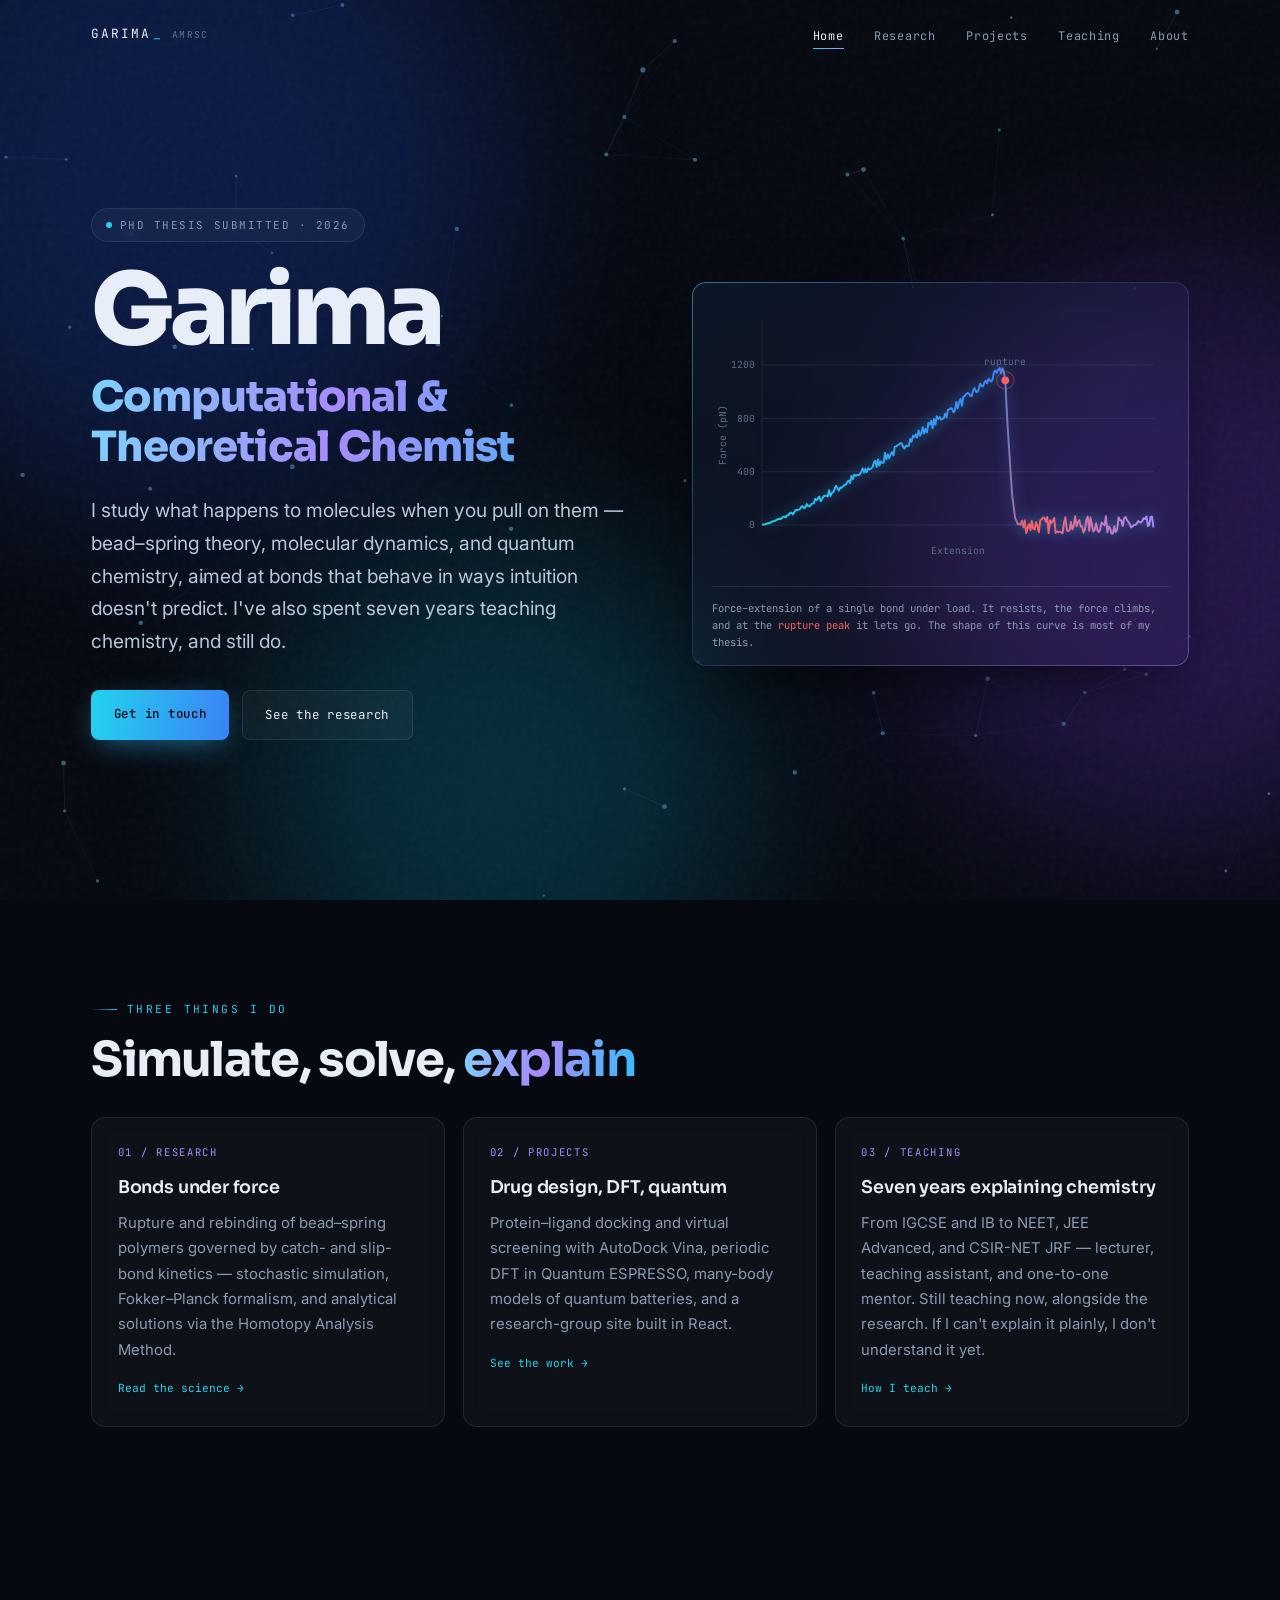
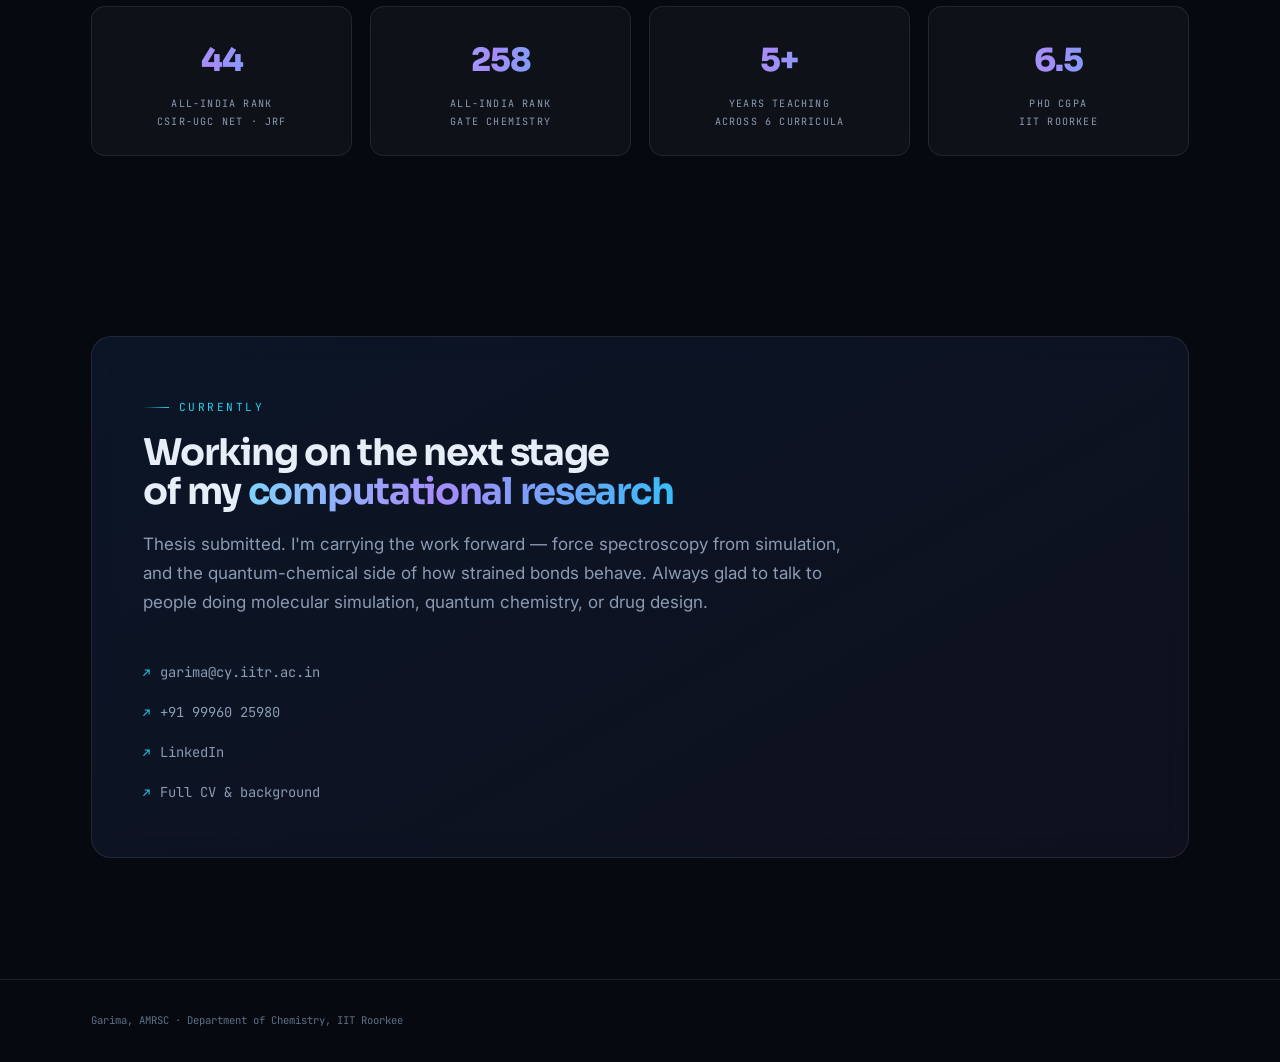
<file: index.html>
<!DOCTYPE html>
<html lang="en">
<head>
<meta charset="utf-8">
<meta name="viewport" content="width=device-width, initial-scale=1">
<title>Garima — Computational &amp; Theoretical Chemist</title>
<meta name="description" content="Computational and theoretical chemist, PhD IIT Roorkee. Molecular dynamics, DFT, computer-aided drug design — and seven years teaching chemistry.">
<link rel="preconnect" href="https://fonts.googleapis.com">
<link rel="preconnect" href="https://fonts.gstatic.com" crossorigin>
<link href="https://fonts.googleapis.com/css2?family=JetBrains+Mono:wght@400;500&family=Sora:wght@400;600;700;800&family=Inter:wght@400;500;600&display=swap" rel="stylesheet">
<link rel="stylesheet" href="styles.css">
</head>
<body>

<canvas id="net"></canvas>
<div class="aurora"><div class="orb a"></div><div class="orb b"></div><div class="orb c"></div></div>
<div class="grain"></div>

<nav id="nav">
  <div class="wrap">
    <a class="brand" href="index.html">Garima<em>_</em><small>AMRSC</small></a>
    <button class="burger" id="burger" aria-expanded="false" aria-controls="menu">MENU</button>
    <ul id="menu">
      <li><a href="index.html" aria-current="page">Home</a></li>
      <li><a href="research.html">Research</a></li>
      <li><a href="projects.html">Projects</a></li>
      <li><a href="teaching.html">Teaching</a></li>
      <li><a href="about.html">About</a></li>
    </ul>
  </div>
</nav>

<header class="hero" style="min-height:100svh;display:flex;align-items:center;padding:7rem 0 4rem">
  <div class="wrap hero-grid">
    <div>
      <span class="pill"><span class="dot"></span>PhD thesis submitted · 2026</span>
      <h1 style="font-size:clamp(3rem,8.5vw,6.2rem);margin:1.4rem 0">
        <span style="display:block">Garima</span>
        <span class="grad" style="display:block;font-size:.42em;letter-spacing:-.02em;line-height:1.2;margin-top:.35em">Computational &amp;<br>Theoretical Chemist</span>
      </h1>
      <p class="lede" style="margin-bottom:2rem">I study what happens to molecules when you pull on them — bead–spring theory, molecular dynamics, and quantum chemistry, aimed at bonds that behave in ways intuition doesn't predict. I've also spent seven years teaching chemistry, and still do.</p>
      <div class="actions">
        <a class="btn btn-primary" href="about.html#contact">Get in touch</a>
        <a class="btn btn-ghost" href="research.html">See the research</a>
      </div>
    </div>

    <figure class="viz glass">
      <svg viewBox="0 0 420 250" role="img" aria-label="Force-extension curve: a bond loads, ruptures at a peak force, then relaxes to baseline.">
        <defs>
          <linearGradient id="cg" x1="0" y1="0" x2="1" y2="0">
            <stop offset="0" stop-color="#22D3EE"/><stop offset=".6" stop-color="#3B82F6"/>
            <stop offset=".68" stop-color="#FB5E5E"/><stop offset="1" stop-color="#A78BFA"/>
          </linearGradient>
        </defs>
        <line class="gl" x1="46" y1="16" x2="46" y2="205"/>
        <line class="gl" x1="46" y1="205" x2="406" y2="205"/>
        <line class="gl" x1="46" y1="58" x2="406" y2="58"/>
        <line class="gl" x1="46" y1="107" x2="406" y2="107"/>
        <line class="gl" x1="46" y1="156" x2="406" y2="156"/>
        <text class="axis" x="40" y="61" text-anchor="end">1200</text>
        <text class="axis" x="40" y="110" text-anchor="end">800</text>
        <text class="axis" x="40" y="159" text-anchor="end">400</text>
        <text class="axis" x="40" y="208" text-anchor="end">0</text>
        <text class="axis" x="13" y="122" text-anchor="middle" transform="rotate(-90 13 122)">Force (pN)</text>
        <text class="axis" x="226" y="232" text-anchor="middle">Extension</text>
        <path id="fc" class="curve"/>
        <g class="pk">
          <circle id="pk" r="3.6" fill="#FB5E5E"/>
          <circle id="pk2" r="8" fill="none" stroke="#FB5E5E" stroke-opacity=".35"/>
          <text id="pkt" class="axis" fill="#FB5E5E" text-anchor="middle">rupture</text>
        </g>
      </svg>
      <figcaption>Force–extension of a single bond under load. It resists, the force climbs, and at the <b>rupture peak</b> it lets go. The shape of this curve is most of my thesis.</figcaption>
    </figure>
  </div>
</header>

<section>
  <div class="wrap">
    <div class="reveal">
      <span class="eyebrow">Three things I do</span>
      <h2>Simulate, solve, <span class="grad">explain</span></h2>
    </div>
    <div class="cards reveal" style="margin-top:2rem">
      <a class="card" href="research.html">
        <span class="ic">01 / RESEARCH</span>
        <h3>Bonds under force</h3>
        <p>Rupture and rebinding of bead–spring polymers governed by catch- and slip-bond kinetics — stochastic simulation, Fokker–Planck formalism, and analytical solutions via the Homotopy Analysis Method.</p>
        <span class="go">Read the science →</span>
      </a>
      <a class="card" href="projects.html">
        <span class="ic">02 / PROJECTS</span>
        <h3>Drug design, DFT, quantum</h3>
        <p>Protein–ligand docking and virtual screening with AutoDock Vina, periodic DFT in Quantum ESPRESSO, many-body models of quantum batteries, and a research-group site built in React.</p>
        <span class="go">See the work →</span>
      </a>
      <a class="card" href="teaching.html">
        <span class="ic">03 / TEACHING</span>
        <h3>Seven years explaining chemistry</h3>
        <p>From IGCSE and IB to NEET, JEE Advanced, and CSIR-NET JRF — lecturer, teaching assistant, and one-to-one mentor. Still teaching now, alongside the research. If I can't explain it plainly, I don't understand it yet.</p>
        <span class="go">How I teach →</span>
      </a>
    </div>
  </div>
</section>

<section>
  <div class="wrap">
    <div class="stats reveal">
      <div class="stat"><div class="n grad" data-count="58" data-suffix="">0</div><div class="l">All-India Rank<br>CSIR-UGC NET · JRF</div></div>
      <div class="stat"><div class="n grad" data-count="341">0</div><div class="l">All-India Rank<br>GATE Chemistry</div></div>
      <div class="stat"><div class="n grad" data-count="7" data-suffix="+">0</div><div class="l">Years teaching<br>across 6 curricula</div></div>
      <div class="stat"><div class="n grad" data-count="8.625">0</div><div class="l">PhD CGPA<br>IIT Roorkee</div></div>
    </div>
  </div>
</section>

<section>
  <div class="wrap">
    <div class="contact-box reveal">
      <div>
        <span class="eyebrow">Currently</span>
        <h2 style="font-size:clamp(1.6rem,3vw,2.3rem)">Working on the next stage<br>of my <span class="grad">computational research</span></h2>
        <p>Thesis submitted. I'm carrying the work forward — force spectroscopy from simulation, and the quantum-chemical side of how strained bonds behave. Always glad to talk to people doing molecular simulation, quantum chemistry, or drug design.</p>
      </div>
      <ul class="links">
        <li><a href="mailto:garima@cy.iitr.ac.in">garima@cy.iitr.ac.in</a></li>
        <li><a href="tel:+919996025980">+91 99960 25980</a></li>
        <li><a href="https://linkedin.com/in/garima-computational-chemist">LinkedIn</a></li>
        <li><a href="about.html">Full CV &amp; background</a></li>
      </ul>
    </div>
  </div>
</section>

<footer>
  <div class="wrap">
    <span>Garima, AMRSC · Department of Chemistry, IIT Roorkee</span>
  </div>
</footer>

<script src="app.js"></script>
</body>
</html>
</file>
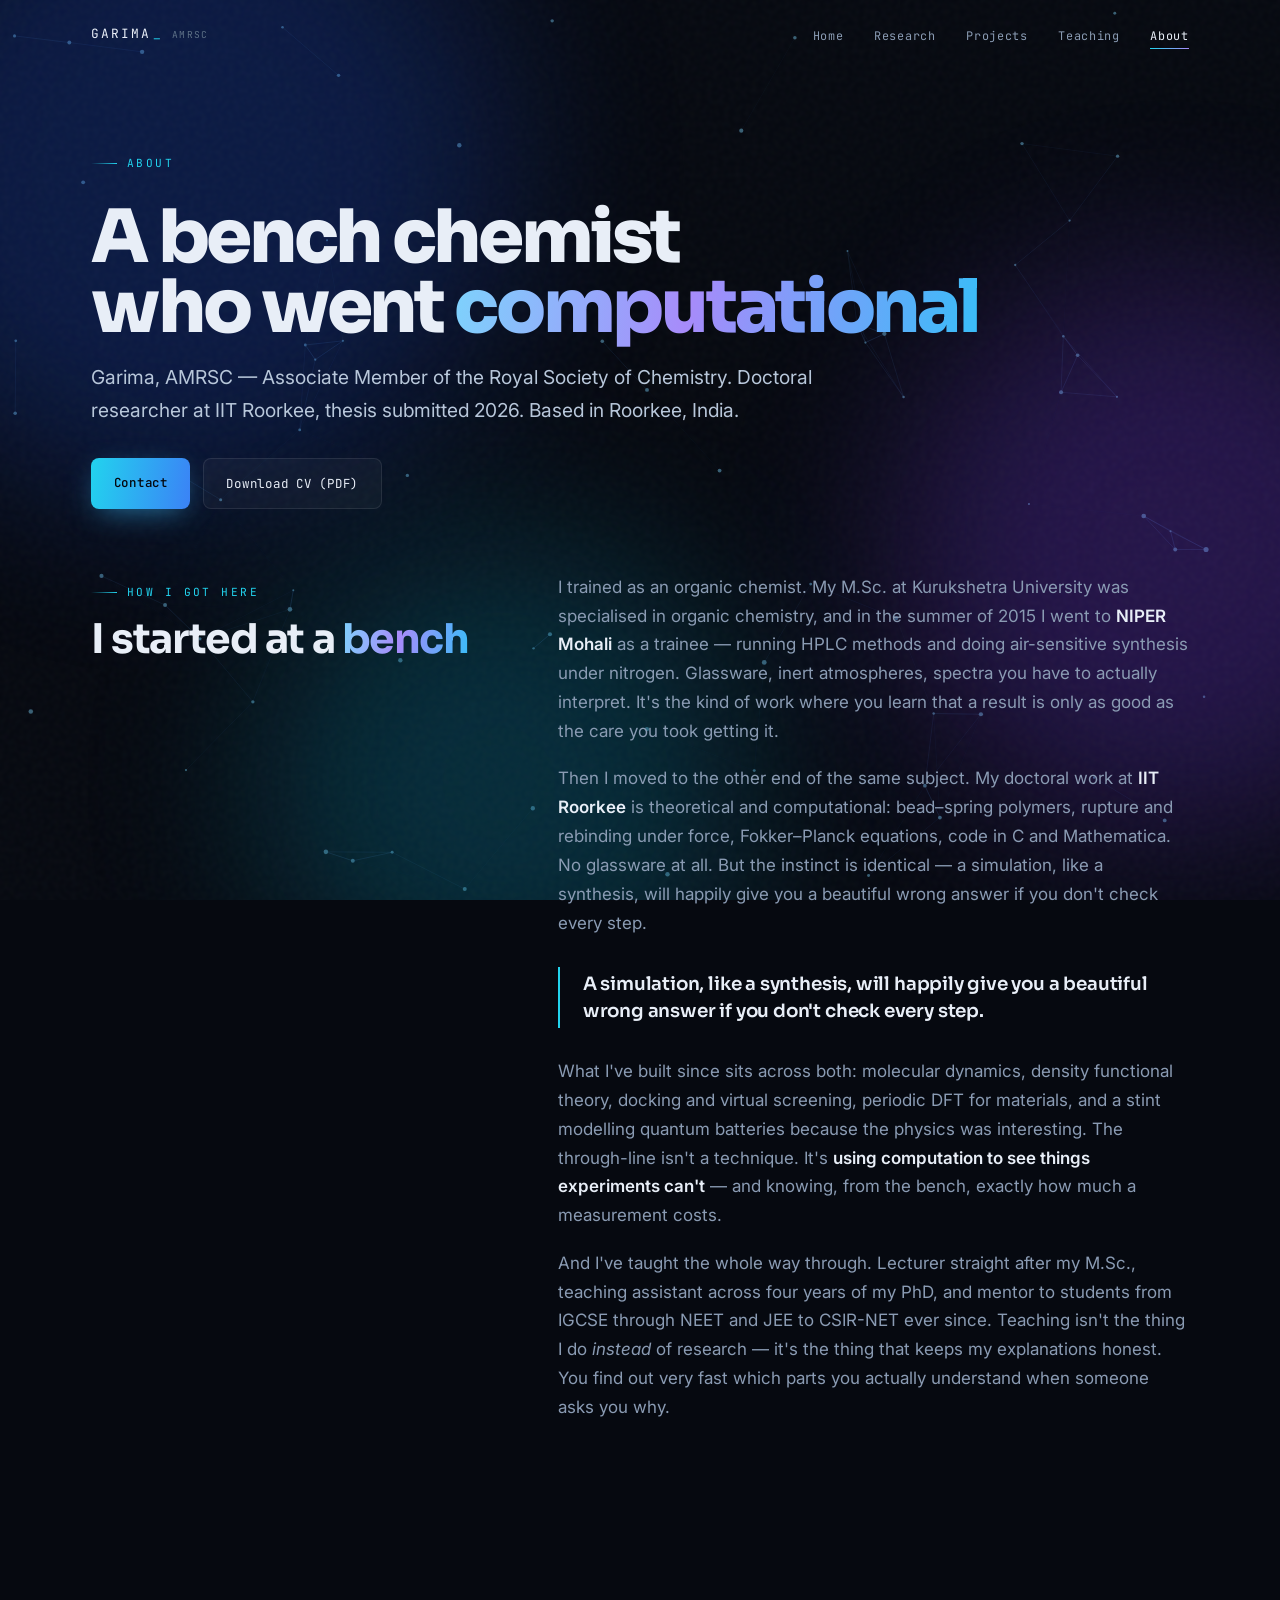
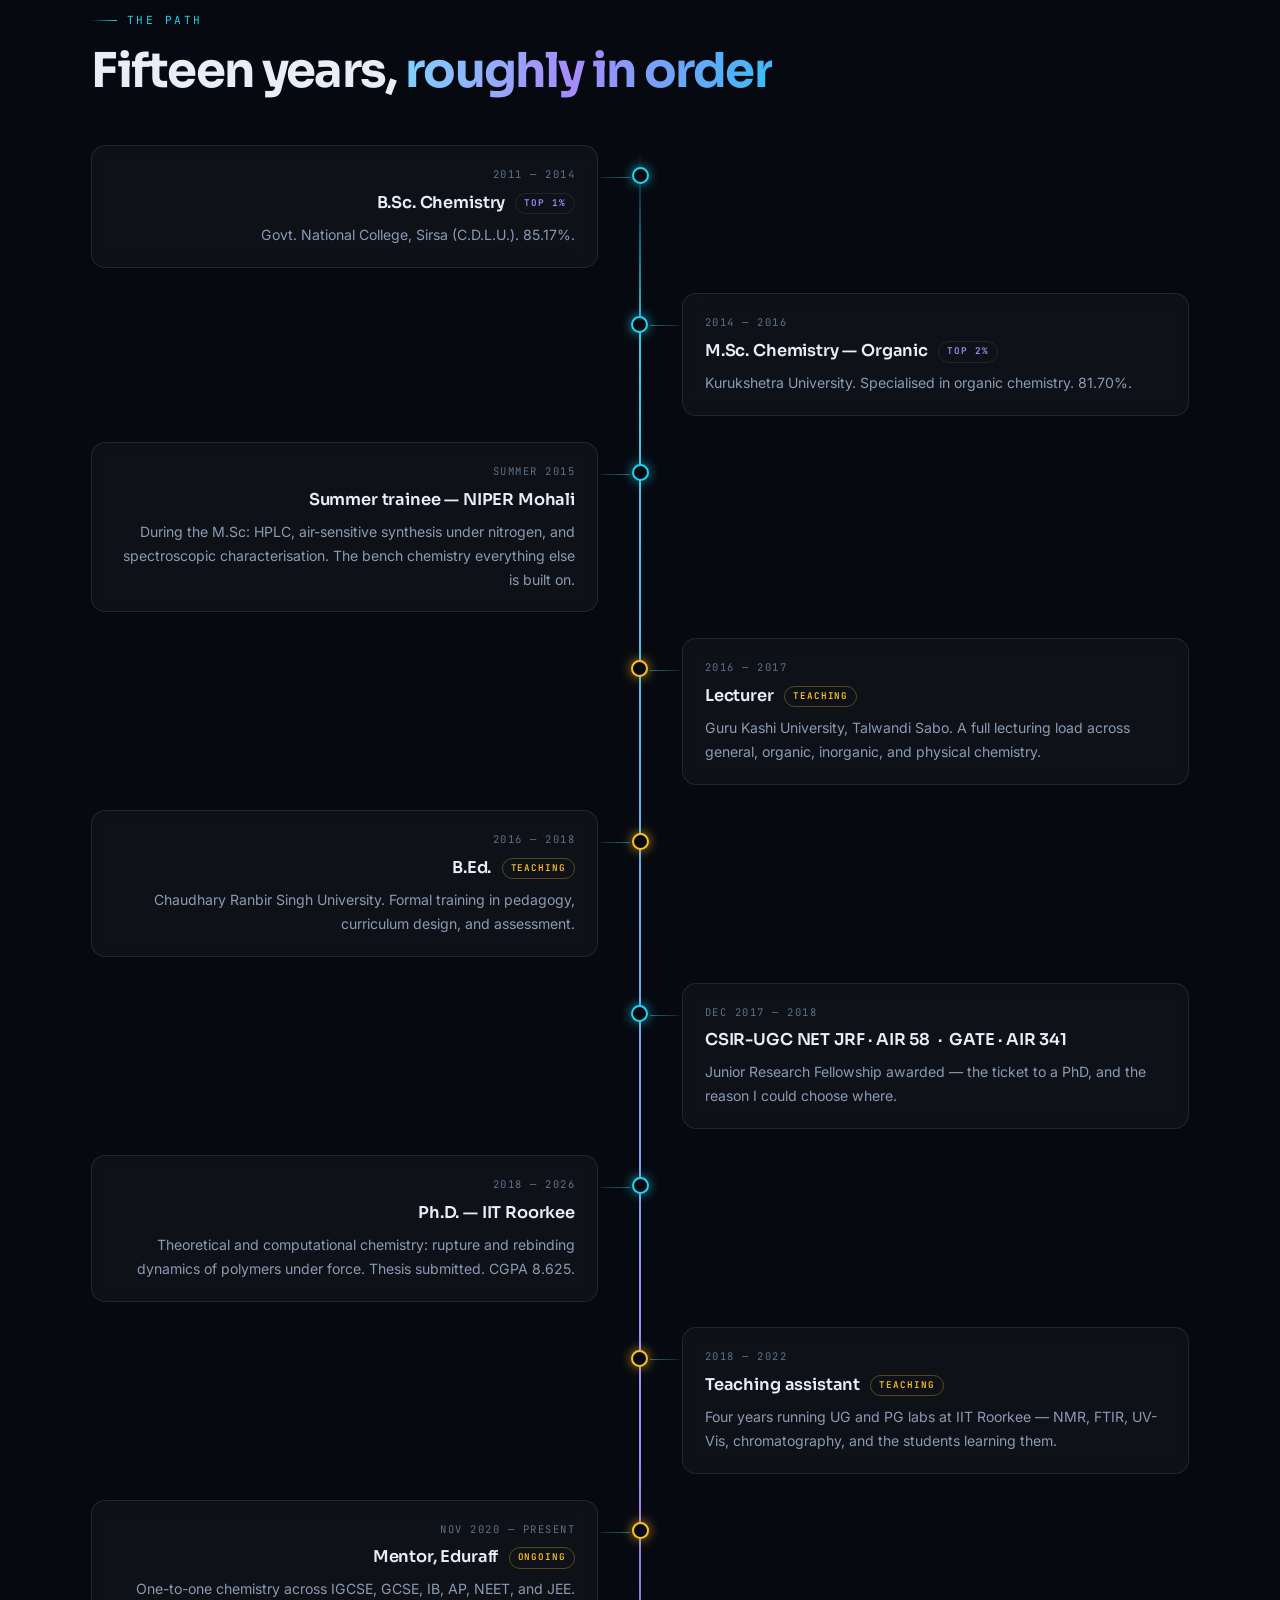
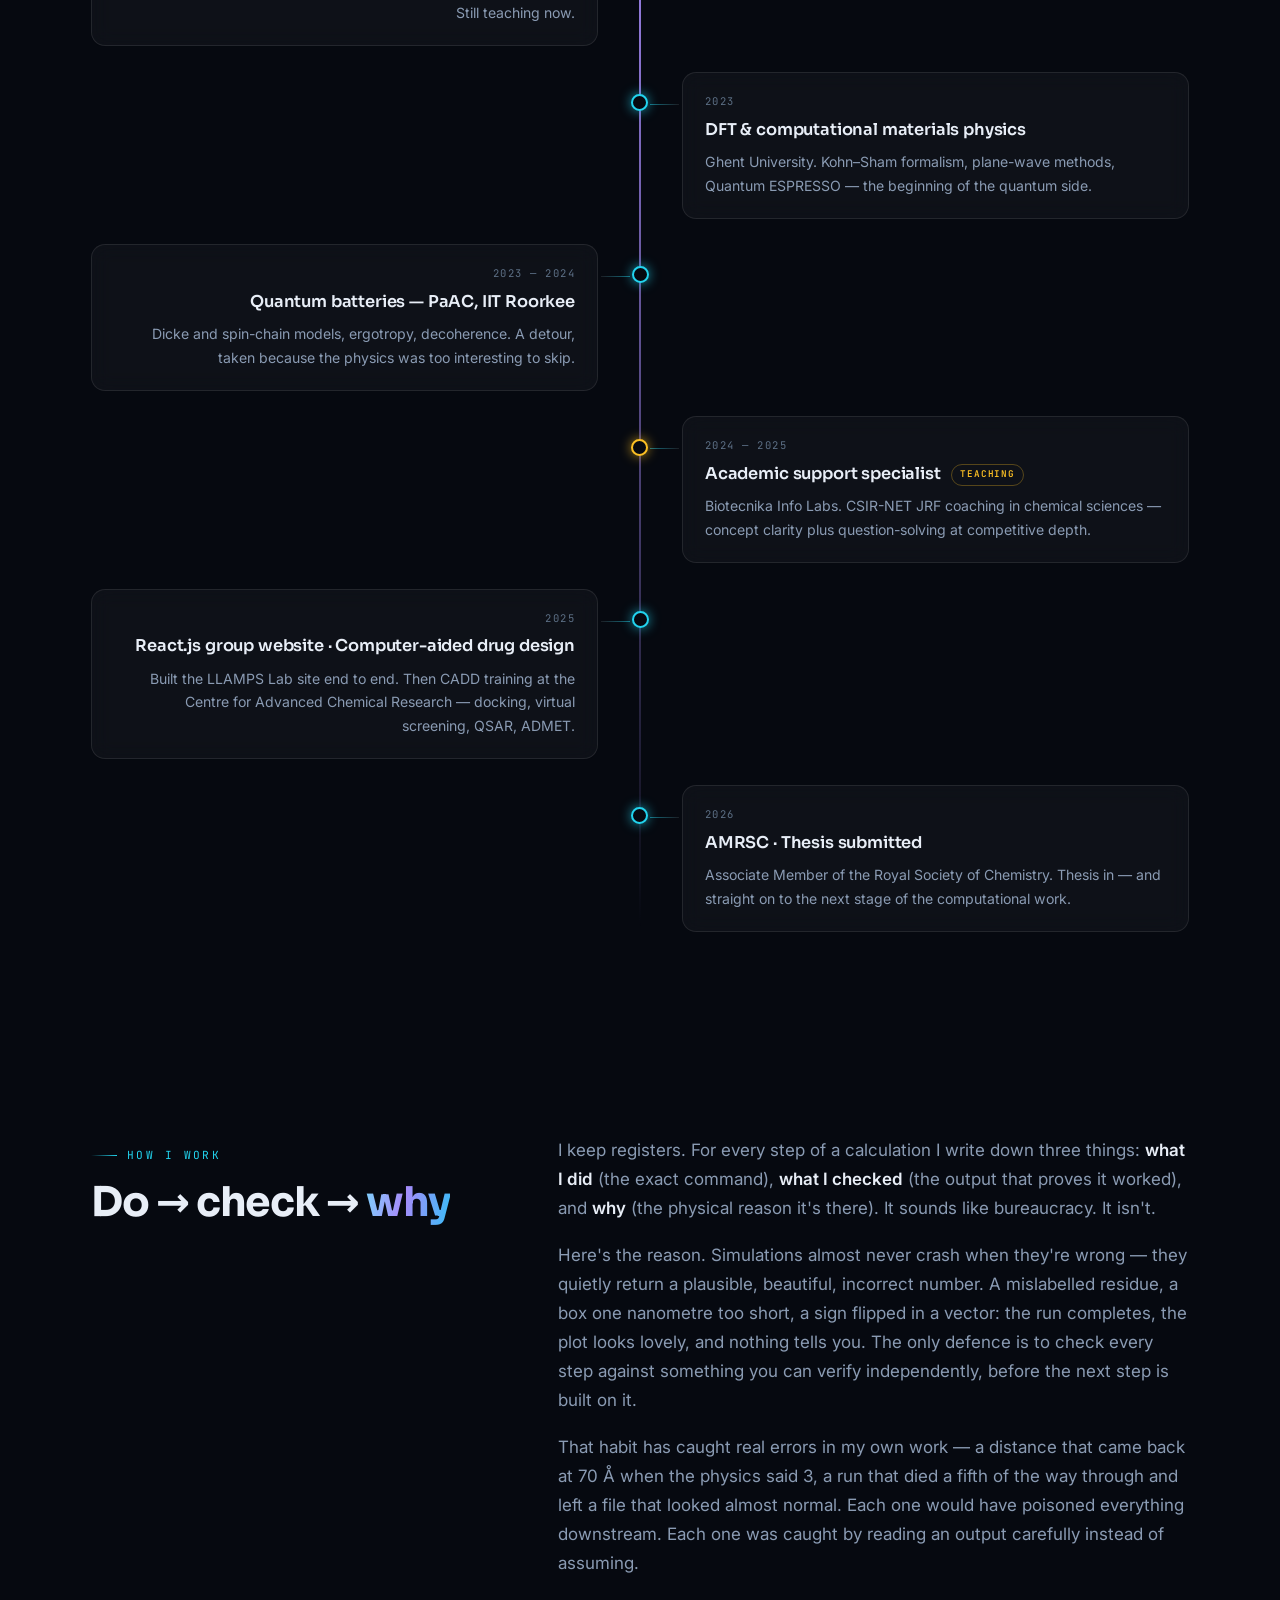
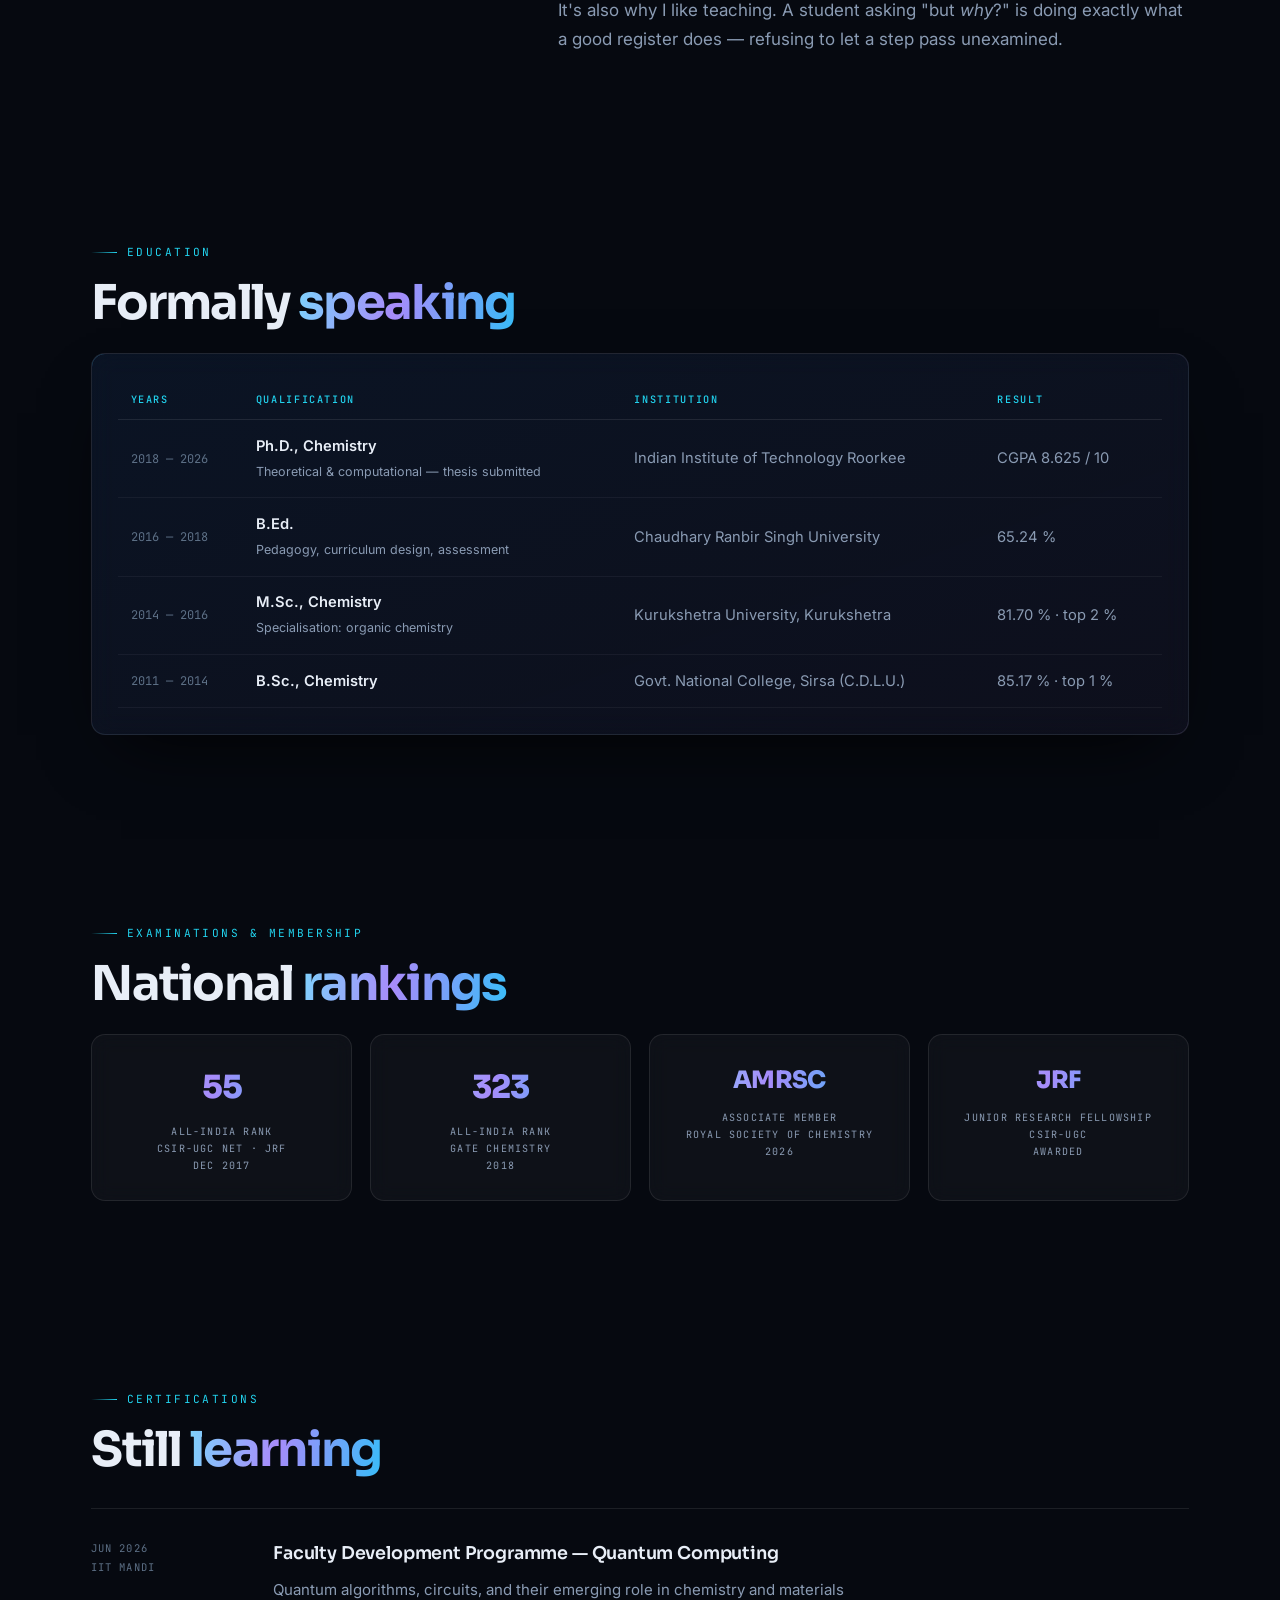
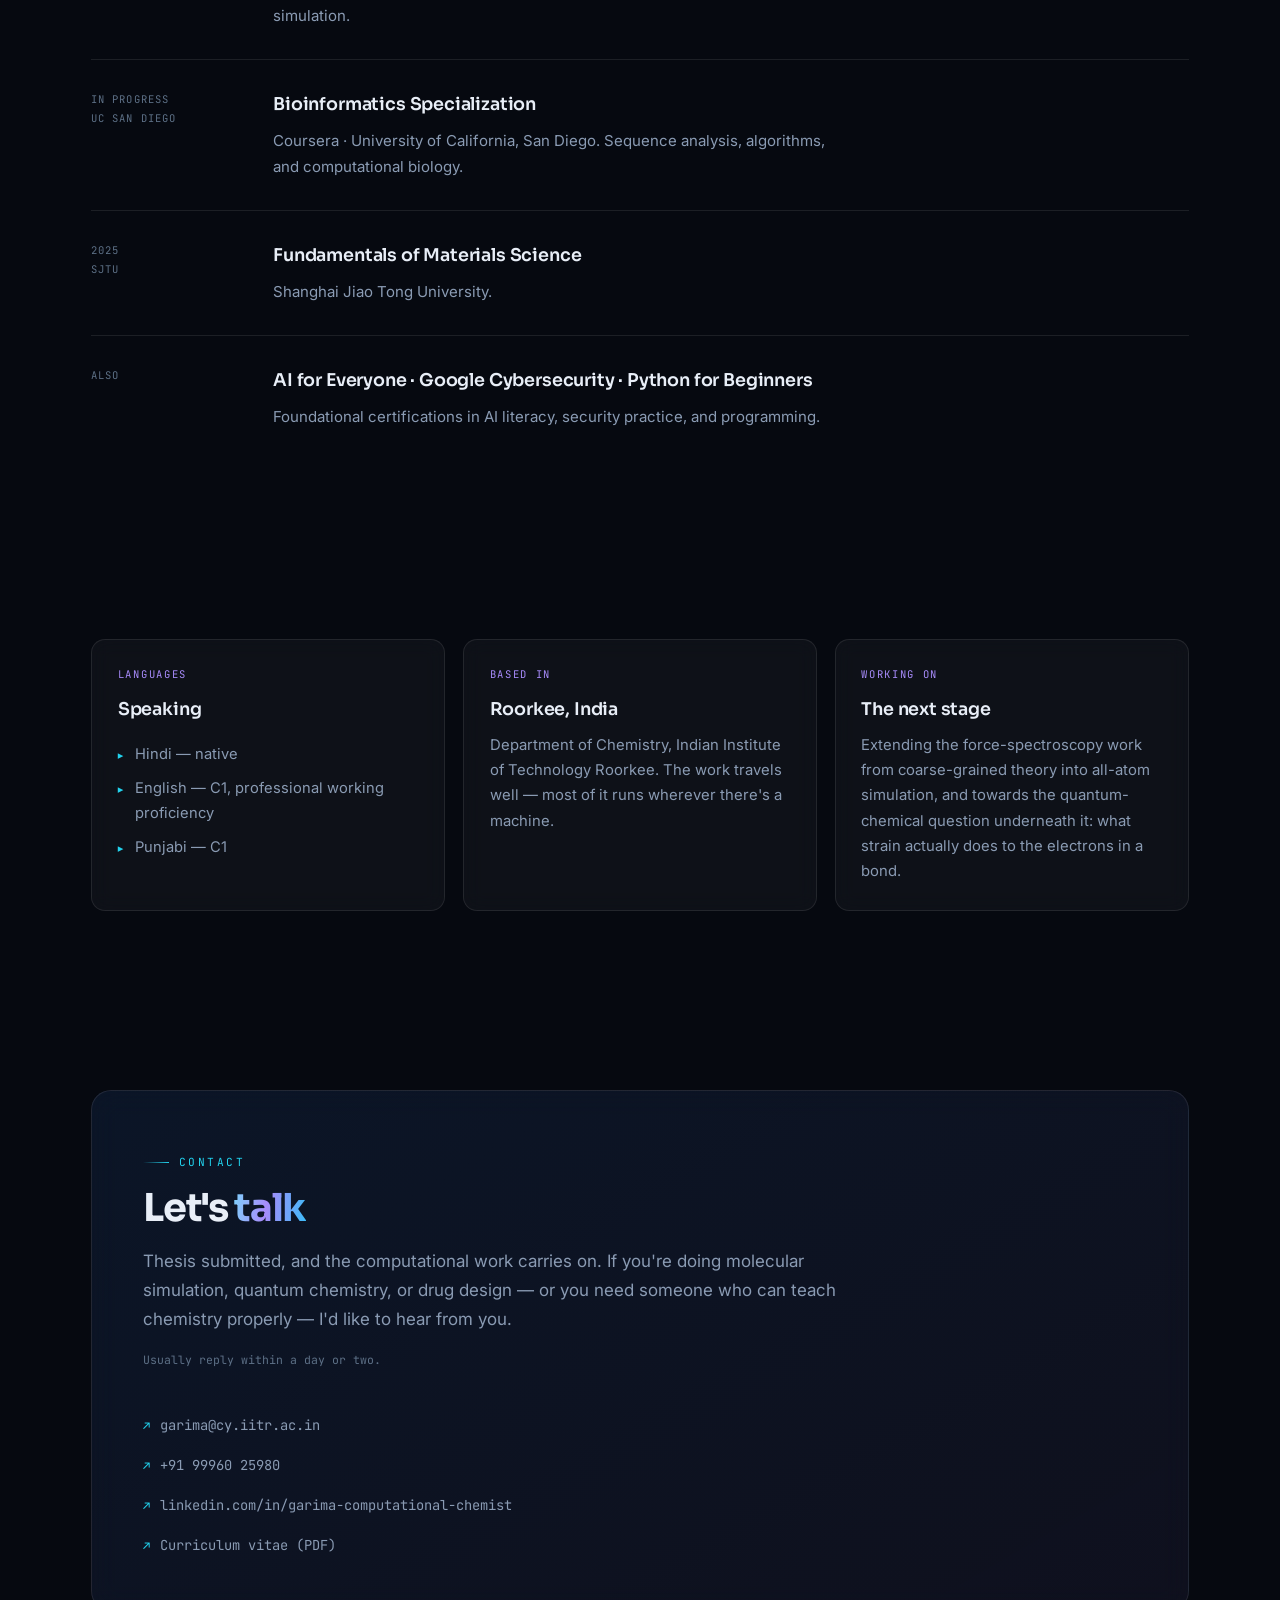
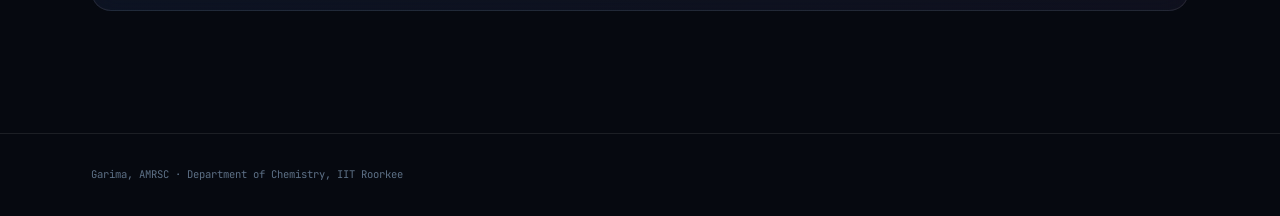
<file: about.html>
<!DOCTYPE html>
<html lang="en">
<head>
<meta charset="utf-8">
<meta name="viewport" content="width=device-width, initial-scale=1">
<title>About &amp; Contact — Garima</title>
<meta name="description" content="Garima, AMRSC — a bench chemist who went computational. Education, path, method, and contact details.">
<link rel="preconnect" href="https://fonts.googleapis.com">
<link rel="preconnect" href="https://fonts.gstatic.com" crossorigin>
<link href="https://fonts.googleapis.com/css2?family=JetBrains+Mono:wght@400;500&family=Sora:wght@400;600;700;800&family=Inter:wght@400;500;600&display=swap" rel="stylesheet">
<link rel="stylesheet" href="styles.css">
<style>
/* page-specific: two-column prose. Duplicated from styles.css so this page
   renders correctly even if styles.css is out of date. */
.split{display:grid;grid-template-columns:.78fr 1.22fr;gap:clamp(2rem,5vw,4.5rem);align-items:start}
.split .split-head{position:sticky;top:100px}
.split .split-head h2{font-size:clamp(1.8rem,3.2vw,2.6rem);margin-bottom:0}
.split .prose{max-width:66ch}
@media(max-width:900px){
  .split{grid-template-columns:1fr;gap:1.2rem}
  .split .split-head{position:static}
}
</style>
</head>
<body>

<canvas id="net"></canvas>
<div class="aurora"><div class="orb a"></div><div class="orb b"></div><div class="orb c"></div></div>
<div class="grain"></div>

<nav id="nav">
  <div class="wrap">
    <a class="brand" href="index.html">Garima<em>_</em><small>AMRSC</small></a>
    <button class="burger" id="burger" aria-expanded="false" aria-controls="menu">MENU</button>
    <ul id="menu">
      <li><a href="index.html">Home</a></li>
      <li><a href="research.html">Research</a></li>
      <li><a href="projects.html">Projects</a></li>
      <li><a href="teaching.html">Teaching</a></li>
      <li><a href="about.html" aria-current="page">About</a></li>
    </ul>
  </div>
</nav>

<header class="phead">
  <div class="wrap">
    <span class="eyebrow">About</span>
    <h1>A bench chemist<br>who went <span class="grad">computational</span></h1>
    <p class="lede">Garima, AMRSC — Associate Member of the Royal Society of Chemistry. Doctoral researcher at IIT Roorkee, thesis submitted 2026. Based in Roorkee, India.</p>
    <div class="actions" style="margin-top:2rem">
      <a class="btn btn-primary" href="#contact">Contact</a>
      <a class="btn btn-ghost" href="garima-cv.pdf">Download CV (PDF)</a>
    </div>
  </div>
</header>

<section style="padding-top:1rem">
  <div class="wrap">
    <div class="reveal split">
      <div class="split-head">
        <span class="eyebrow">How I got here</span>
        <h2>I started at a <span class="grad">bench</span></h2>
      </div>
      <div class="prose">
        <p>I trained as an organic chemist. My M.Sc. at Kurukshetra University was specialised in organic chemistry, and in the summer of 2015 I went to <b>NIPER Mohali</b> as a trainee — running HPLC methods and doing air-sensitive synthesis under nitrogen. Glassware, inert atmospheres, spectra you have to actually interpret. It's the kind of work where you learn that a result is only as good as the care you took getting it.</p>
        <p>Then I moved to the other end of the same subject. My doctoral work at <b>IIT Roorkee</b> is theoretical and computational: bead–spring polymers, rupture and rebinding under force, Fokker–Planck equations, code in C and Mathematica. No glassware at all. But the instinct is identical — a simulation, like a synthesis, will happily give you a beautiful wrong answer if you don't check every step.</p>
        <div class="pull">A simulation, like a synthesis, will happily give you a beautiful wrong answer if you don't check every step.</div>
        <p>What I've built since sits across both: molecular dynamics, density functional theory, docking and virtual screening, periodic DFT for materials, and a stint modelling quantum batteries because the physics was interesting. The through-line isn't a technique. It's <b>using computation to see things experiments can't</b> — and knowing, from the bench, exactly how much a measurement costs.</p>
        <p>And I've taught the whole way through. Lecturer straight after my M.Sc., teaching assistant across four years of my PhD, and mentor to students from IGCSE through NEET and JEE to CSIR-NET ever since. Teaching isn't the thing I do <em>instead</em> of research — it's the thing that keeps my explanations honest. You find out very fast which parts you actually understand when someone asks you why.</p>
      </div>
    </div>
  </div>
</section>

<section>
  <div class="wrap">
    <div class="reveal">
      <span class="eyebrow">The path</span>
      <h2>Fifteen years, <span class="grad">roughly in order</span></h2>
    </div>
    <div class="tl reveal">
      <div class="tl-item"><div class="tl-card">
        <div class="tl-year">2011 — 2014</div>
        <h3>B.Sc. Chemistry <span class="tl-tag">top 1%</span></h3>
        <p>Govt. National College, Sirsa (C.D.L.U.). 85.17%.</p>
      </div></div>

      <div class="tl-item"><div class="tl-card">
        <div class="tl-year">2014 — 2016</div>
        <h3>M.Sc. Chemistry — Organic <span class="tl-tag">top 2%</span></h3>
        <p>Kurukshetra University. Specialised in organic chemistry. 81.70%.</p>
      </div></div>

      <div class="tl-item"><div class="tl-card">
        <div class="tl-year">Summer 2015</div>
        <h3>Summer trainee — NIPER Mohali</h3>
        <p>During the M.Sc: HPLC, air-sensitive synthesis under nitrogen, and spectroscopic characterisation. The bench chemistry everything else is built on.</p>
      </div></div>

      <div class="tl-item warm"><div class="tl-card">
        <div class="tl-year">2016 — 2017</div>
        <h3>Lecturer <span class="tl-tag t">teaching</span></h3>
        <p>Guru Kashi University, Talwandi Sabo. A full lecturing load across general, organic, inorganic, and physical chemistry.</p>
      </div></div>

      <div class="tl-item warm"><div class="tl-card">
        <div class="tl-year">2016 — 2018</div>
        <h3>B.Ed. <span class="tl-tag t">teaching</span></h3>
        <p>Chaudhary Ranbir Singh University. Formal training in pedagogy, curriculum design, and assessment.</p>
      </div></div>

      <div class="tl-item"><div class="tl-card">
        <div class="tl-year">Dec 2017 — 2018</div>
        <h3>CSIR-UGC NET JRF · AIR 58 &nbsp;·&nbsp; GATE · AIR 341</h3>
        <p>Junior Research Fellowship awarded — the ticket to a PhD, and the reason I could choose where.</p>
      </div></div>

      <div class="tl-item"><div class="tl-card">
        <div class="tl-year">2018 — 2026</div>
        <h3>Ph.D. — IIT Roorkee</h3>
        <p>Theoretical and computational chemistry: rupture and rebinding dynamics of polymers under force. Thesis submitted. CGPA 8.625.</p>
      </div></div>

      <div class="tl-item warm"><div class="tl-card">
        <div class="tl-year">2018 — 2022</div>
        <h3>Teaching assistant <span class="tl-tag t">teaching</span></h3>
        <p>Four years running UG and PG labs at IIT Roorkee — NMR, FTIR, UV-Vis, chromatography, and the students learning them.</p>
      </div></div>

      <div class="tl-item warm"><div class="tl-card">
        <div class="tl-year">Nov 2020 — present</div>
        <h3>Mentor, Eduraff <span class="tl-tag t">ongoing</span></h3>
        <p>One-to-one chemistry across IGCSE, GCSE, IB, AP, NEET, and JEE. Still teaching now.</p>
      </div></div>

      <div class="tl-item"><div class="tl-card">
        <div class="tl-year">2023</div>
        <h3>DFT &amp; computational materials physics</h3>
        <p>Ghent University. Kohn–Sham formalism, plane-wave methods, Quantum ESPRESSO — the beginning of the quantum side.</p>
      </div></div>

      <div class="tl-item"><div class="tl-card">
        <div class="tl-year">2023 — 2024</div>
        <h3>Quantum batteries — PaAC, IIT Roorkee</h3>
        <p>Dicke and spin-chain models, ergotropy, decoherence. A detour, taken because the physics was too interesting to skip.</p>
      </div></div>

      <div class="tl-item warm"><div class="tl-card">
        <div class="tl-year">2024 — 2025</div>
        <h3>Academic support specialist <span class="tl-tag t">teaching</span></h3>
        <p>Biotecnika Info Labs. CSIR-NET JRF coaching in chemical sciences — concept clarity plus question-solving at competitive depth.</p>
      </div></div>

      <div class="tl-item"><div class="tl-card">
        <div class="tl-year">2025</div>
        <h3>React.js group website · Computer-aided drug design</h3>
        <p>Built the LLAMPS Lab site end to end. Then CADD training at the Centre for Advanced Chemical Research — docking, virtual screening, QSAR, ADMET.</p>
      </div></div>

      <div class="tl-item"><div class="tl-card">
        <div class="tl-year">2026</div>
        <h3>AMRSC · Thesis submitted</h3>
        <p>Associate Member of the Royal Society of Chemistry. Thesis in — and straight on to the next stage of the computational work.</p>
      </div></div>
    </div>
  </div>
</section>

<section>
  <div class="wrap">
    <div class="reveal split">
      <div class="split-head">
        <span class="eyebrow">How I work</span>
        <h2>Do → check → <span class="grad">why</span></h2>
      </div>
      <div class="prose">
        <p>I keep registers. For every step of a calculation I write down three things: <b>what I did</b> (the exact command), <b>what I checked</b> (the output that proves it worked), and <b>why</b> (the physical reason it's there). It sounds like bureaucracy. It isn't.</p>
        <p>Here's the reason. Simulations almost never crash when they're wrong — they quietly return a plausible, beautiful, incorrect number. A mislabelled residue, a box one nanometre too short, a sign flipped in a vector: the run completes, the plot looks lovely, and nothing tells you. The only defence is to check every step against something you can verify independently, before the next step is built on it.</p>
        <p>That habit has caught real errors in my own work — a distance that came back at 70 Å when the physics said 3, a run that died a fifth of the way through and left a file that looked almost normal. Each one would have poisoned everything downstream. Each one was caught by reading an output carefully instead of assuming.</p>
        <p>It's also why I like teaching. A student asking "but <em>why</em>?" is doing exactly what a good register does — refusing to let a step pass unexamined.</p>
      </div>
    </div>
  </div>
</section>

<section>
  <div class="wrap">
    <div class="reveal">
      <span class="eyebrow">Education</span>
      <h2>Formally <span class="grad">speaking</span></h2>
    </div>
    <div class="glass reveal" style="padding:1.6rem;margin-top:1.5rem;overflow-x:auto">
      <table class="tbl">
        <thead>
          <tr><th>Years</th><th>Qualification</th><th>Institution</th><th>Result</th></tr>
        </thead>
        <tbody>
          <tr>
            <td>2018 — 2026</td>
            <td><b>Ph.D., Chemistry</b><br><span style="font-size:.85em">Theoretical &amp; computational — thesis submitted</span></td>
            <td>Indian Institute of Technology Roorkee</td>
            <td>CGPA 8.625 / 10</td>
          </tr>
          <tr>
            <td>2016 — 2018</td>
            <td><b>B.Ed.</b><br><span style="font-size:.85em">Pedagogy, curriculum design, assessment</span></td>
            <td>Chaudhary Ranbir Singh University</td>
            <td>65.24 %</td>
          </tr>
          <tr>
            <td>2014 — 2016</td>
            <td><b>M.Sc., Chemistry</b><br><span style="font-size:.85em">Specialisation: organic chemistry</span></td>
            <td>Kurukshetra University, Kurukshetra</td>
            <td>81.70 % · top 2 %</td>
          </tr>
          <tr>
            <td>2011 — 2014</td>
            <td><b>B.Sc., Chemistry</b></td>
            <td>Govt. National College, Sirsa (C.D.L.U.)</td>
            <td>85.17 % · top 1 %</td>
          </tr>
        </tbody>
      </table>
    </div>
  </div>
</section>

<section>
  <div class="wrap">
    <div class="reveal">
      <span class="eyebrow">Examinations &amp; membership</span>
      <h2>National <span class="grad">rankings</span></h2>
    </div>
    <div class="stats reveal" style="margin-top:1.5rem">
      <div class="stat">
        <div class="n grad" data-count="58">0</div>
        <div class="l">All-India Rank<br>CSIR-UGC NET · JRF<br>Dec 2017</div>
      </div>
      <div class="stat">
        <div class="n grad" data-count="341">0</div>
        <div class="l">All-India Rank<br>GATE Chemistry<br>2018</div>
      </div>
      <div class="stat">
        <div class="n grad" style="font-size:1.5rem">AMRSC</div>
        <div class="l">Associate Member<br>Royal Society of Chemistry<br>2026</div>
      </div>
      <div class="stat">
        <div class="n grad" style="font-size:1.5rem">JRF</div>
        <div class="l">Junior Research Fellowship<br>CSIR-UGC<br>awarded</div>
      </div>
    </div>
  </div>
</section>

<section>
  <div class="wrap">
    <div class="reveal">
      <span class="eyebrow">Certifications</span>
      <h2>Still <span class="grad">learning</span></h2>
    </div>
    <div class="rows reveal">
      <div class="row">
        <div class="meta">JUN 2026<br>IIT MANDI</div>
        <div>
          <h3>Faculty Development Programme — Quantum Computing</h3>
          <p>Quantum algorithms, circuits, and their emerging role in chemistry and materials simulation.</p>
        </div>
      </div>
      <div class="row">
        <div class="meta">IN PROGRESS<br>UC SAN DIEGO</div>
        <div>
          <h3>Bioinformatics Specialization</h3>
          <p>Coursera · University of California, San Diego. Sequence analysis, algorithms, and computational biology.</p>
        </div>
      </div>
      <div class="row">
        <div class="meta">2025<br>SJTU</div>
        <div>
          <h3>Fundamentals of Materials Science</h3>
          <p>Shanghai Jiao Tong University.</p>
        </div>
      </div>
      <div class="row">
        <div class="meta">ALSO</div>
        <div>
          <h3>AI for Everyone · Google Cybersecurity · Python for Beginners</h3>
          <p>Foundational certifications in AI literacy, security practice, and programming.</p>
        </div>
      </div>
    </div>
  </div>
</section>

<section>
  <div class="wrap">
    <div class="cards reveal">
      <div class="card">
        <span class="ic">LANGUAGES</span>
        <h3>Speaking</h3>
        <ul class="bullets" style="margin-top:.8rem">
          <li>Hindi — native</li>
          <li>English — C1, professional working proficiency</li>
          <li>Punjabi — C1</li>
        </ul>
      </div>
      <div class="card">
        <span class="ic">BASED IN</span>
        <h3>Roorkee, India</h3>
        <p>Department of Chemistry, Indian Institute of Technology Roorkee. The work travels well — most of it runs wherever there's a machine.</p>
      </div>
      <div class="card">
        <span class="ic">WORKING ON</span>
        <h3>The next stage</h3>
        <p>Extending the force-spectroscopy work from coarse-grained theory into all-atom simulation, and towards the quantum-chemical question underneath it: what strain actually does to the electrons in a bond.</p>
      </div>
    </div>
  </div>
</section>

<section id="contact">
  <div class="wrap">
    <div class="contact-box reveal">
      <div>
        <span class="eyebrow">Contact</span>
        <h2 style="font-size:clamp(1.7rem,3vw,2.4rem)">Let's <span class="grad">talk</span></h2>
        <p>Thesis submitted, and the computational work carries on. If you're doing molecular simulation, quantum chemistry, or drug design — or you need someone who can teach chemistry properly — I'd like to hear from you.</p>
        <p style="margin-top:1rem;font-family:var(--mono);font-size:.72rem;color:var(--faint)">
          Usually reply within a day or two.
        </p>
      </div>
      <ul class="links">
        <li><a href="mailto:garima@cy.iitr.ac.in">garima@cy.iitr.ac.in</a></li>
        <li><a href="tel:+919996025980">+91 99960 25980</a></li>
        <li><a href="https://linkedin.com/in/garima-computational-chemist">linkedin.com/in/garima-computational-chemist</a></li>
        <li><a href="garima-cv.pdf">Curriculum vitae (PDF)</a></li>
      </ul>
    </div>
  </div>
</section>

<footer>
  <div class="wrap">
    <span>Garima, AMRSC · Department of Chemistry, IIT Roorkee</span>
  </div>
</footer>

<script src="app.js"></script>
</body>
</html>
</file>
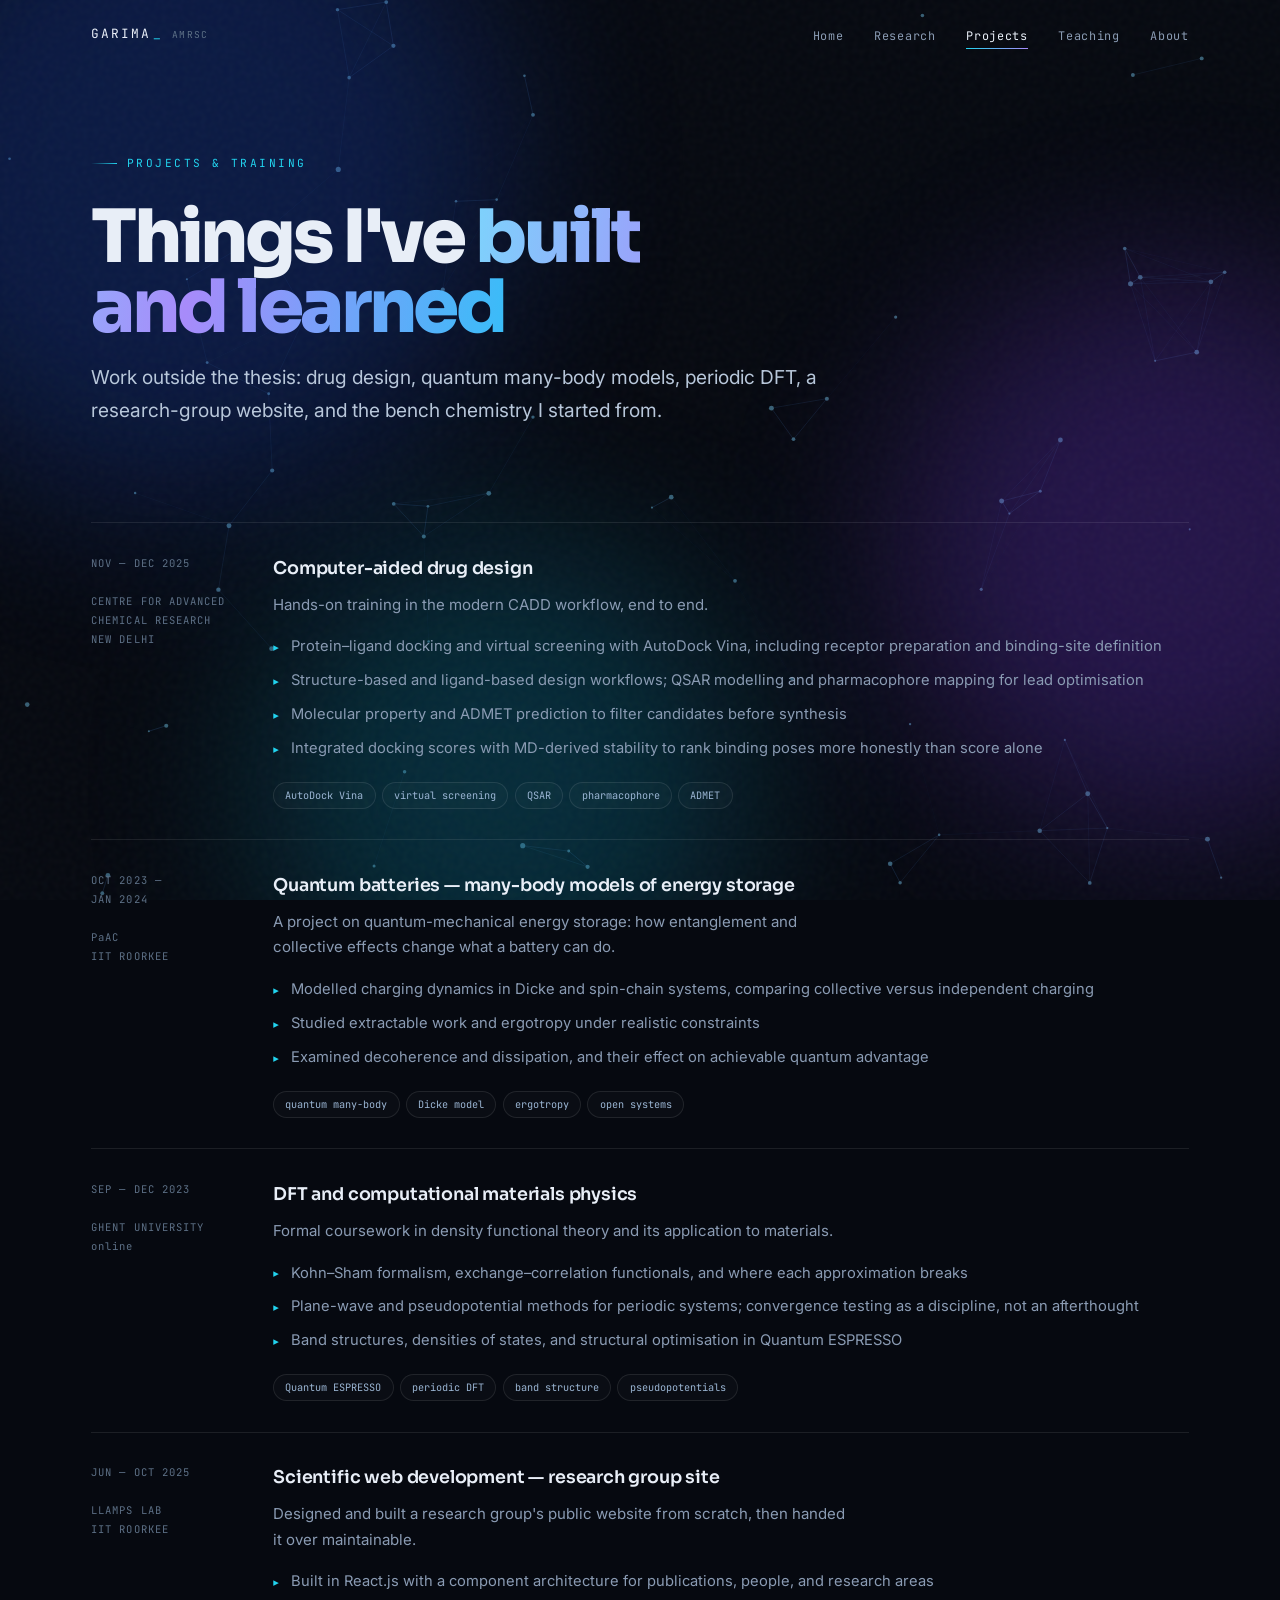
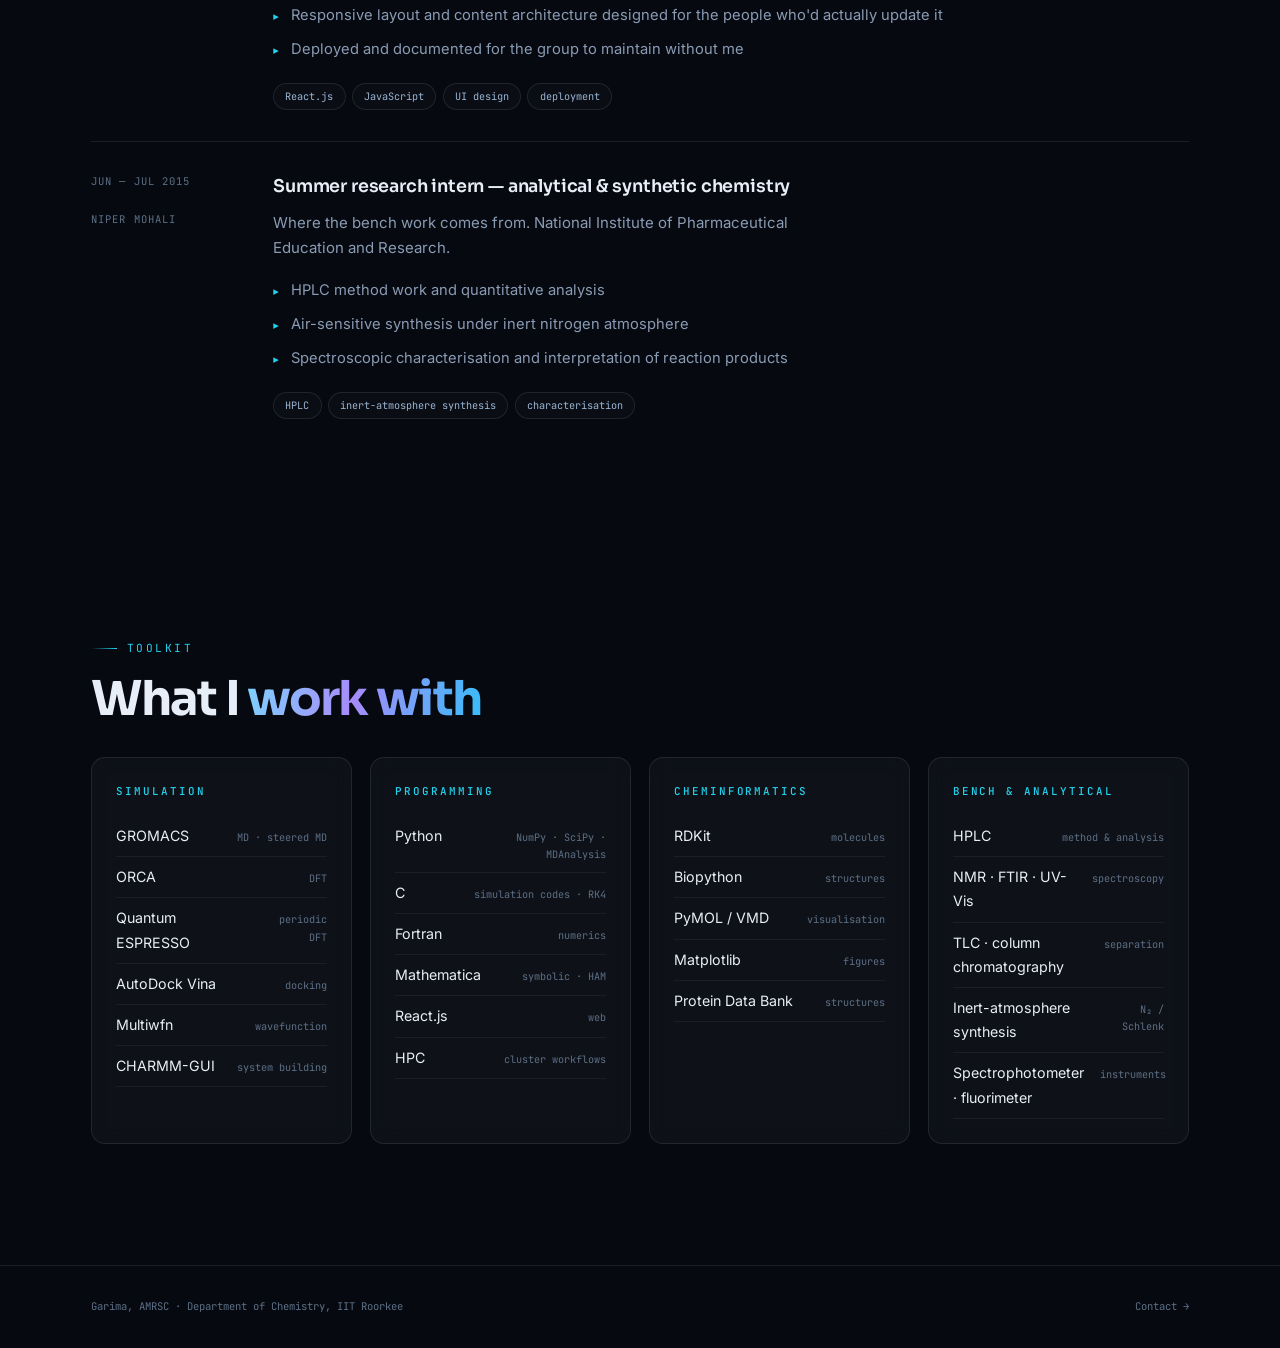
<file: projects.html>
<!DOCTYPE html>
<html lang="en">
<head>
<meta charset="utf-8">
<meta name="viewport" content="width=device-width, initial-scale=1">
<title>Projects — Garima</title>
<meta name="description" content="Computer-aided drug design, quantum battery modelling, periodic DFT, scientific web development, and analytical chemistry at NIPER.">
<link rel="preconnect" href="https://fonts.googleapis.com">
<link rel="preconnect" href="https://fonts.gstatic.com" crossorigin>
<link href="https://fonts.googleapis.com/css2?family=JetBrains+Mono:wght@400;500&family=Sora:wght@400;600;700;800&family=Inter:wght@400;500;600&display=swap" rel="stylesheet">
<link rel="stylesheet" href="styles.css">
</head>
<body>

<canvas id="net"></canvas>
<div class="aurora"><div class="orb a"></div><div class="orb b"></div><div class="orb c"></div></div>
<div class="grain"></div>

<nav id="nav">
  <div class="wrap">
    <a class="brand" href="index.html">Garima<em>_</em><small>AMRSC</small></a>
    <button class="burger" id="burger" aria-expanded="false" aria-controls="menu">MENU</button>
    <ul id="menu">
      <li><a href="index.html">Home</a></li>
      <li><a href="research.html">Research</a></li>
      <li><a href="projects.html" aria-current="page">Projects</a></li>
      <li><a href="teaching.html">Teaching</a></li>
      <li><a href="about.html">About</a></li>
    </ul>
  </div>
</nav>

<header class="phead">
  <div class="wrap">
    <span class="eyebrow">Projects &amp; training</span>
    <h1>Things I've <span class="grad">built<br>and learned</span></h1>
    <p class="lede">Work outside the thesis: drug design, quantum many-body models, periodic DFT, a research-group website, and the bench chemistry I started from.</p>
  </div>
</header>

<section style="padding-top:1rem">
  <div class="wrap">
    <div class="rows reveal">

      <div class="row">
        <div class="meta">NOV — DEC 2025<br><br>CENTRE FOR ADVANCED<br>CHEMICAL RESEARCH<br>NEW DELHI</div>
        <div>
          <h3>Computer-aided drug design</h3>
          <p>Hands-on training in the modern CADD workflow, end to end.</p>
          <ul class="bullets">
            <li>Protein–ligand docking and virtual screening with AutoDock Vina, including receptor preparation and binding-site definition</li>
            <li>Structure-based and ligand-based design workflows; QSAR modelling and pharmacophore mapping for lead optimisation</li>
            <li>Molecular property and ADMET prediction to filter candidates before synthesis</li>
            <li>Integrated docking scores with MD-derived stability to rank binding poses more honestly than score alone</li>
          </ul>
          <div class="chips"><span class="chip">AutoDock Vina</span><span class="chip">virtual screening</span><span class="chip">QSAR</span><span class="chip">pharmacophore</span><span class="chip">ADMET</span></div>
        </div>
      </div>

      <div class="row">
        <div class="meta">OCT 2023 —<br>JAN 2024<br><br>PaAC<br>IIT ROORKEE</div>
        <div>
          <h3>Quantum batteries — many-body models of energy storage</h3>
          <p>A project on quantum-mechanical energy storage: how entanglement and collective effects change what a battery can do.</p>
          <ul class="bullets">
            <li>Modelled charging dynamics in Dicke and spin-chain systems, comparing collective versus independent charging</li>
            <li>Studied extractable work and ergotropy under realistic constraints</li>
            <li>Examined decoherence and dissipation, and their effect on achievable quantum advantage</li>
          </ul>
          <div class="chips"><span class="chip">quantum many-body</span><span class="chip">Dicke model</span><span class="chip">ergotropy</span><span class="chip">open systems</span></div>
        </div>
      </div>

      <div class="row">
        <div class="meta">SEP — DEC 2023<br><br>GHENT UNIVERSITY<br>online</div>
        <div>
          <h3>DFT and computational materials physics</h3>
          <p>Formal coursework in density functional theory and its application to materials.</p>
          <ul class="bullets">
            <li>Kohn–Sham formalism, exchange–correlation functionals, and where each approximation breaks</li>
            <li>Plane-wave and pseudopotential methods for periodic systems; convergence testing as a discipline, not an afterthought</li>
            <li>Band structures, densities of states, and structural optimisation in Quantum ESPRESSO</li>
          </ul>
          <div class="chips"><span class="chip">Quantum ESPRESSO</span><span class="chip">periodic DFT</span><span class="chip">band structure</span><span class="chip">pseudopotentials</span></div>
        </div>
      </div>

      <div class="row">
        <div class="meta">JUN — OCT 2025<br><br>LLAMPS LAB<br>IIT ROORKEE</div>
        <div>
          <h3>Scientific web development — research group site</h3>
          <p>Designed and built a research group's public website from scratch, then handed it over maintainable.</p>
          <ul class="bullets">
            <li>Built in React.js with a component architecture for publications, people, and research areas</li>
            <li>Responsive layout and content architecture designed for the people who'd actually update it</li>
            <li>Deployed and documented for the group to maintain without me</li>
          </ul>
          <div class="chips"><span class="chip">React.js</span><span class="chip">JavaScript</span><span class="chip">UI design</span><span class="chip">deployment</span></div>
        </div>
      </div>

      <div class="row">
        <div class="meta">JUN — JUL 2015<br><br>NIPER MOHALI</div>
        <div>
          <h3>Summer research intern — analytical &amp; synthetic chemistry</h3>
          <p>Where the bench work comes from. National Institute of Pharmaceutical Education and Research.</p>
          <ul class="bullets">
            <li>HPLC method work and quantitative analysis</li>
            <li>Air-sensitive synthesis under inert nitrogen atmosphere</li>
            <li>Spectroscopic characterisation and interpretation of reaction products</li>
          </ul>
          <div class="chips"><span class="chip">HPLC</span><span class="chip">inert-atmosphere synthesis</span><span class="chip">characterisation</span></div>
        </div>
      </div>

    </div>
  </div>
</section>

<section>
  <div class="wrap">
    <div class="reveal">
      <span class="eyebrow">Toolkit</span>
      <h2>What I <span class="grad">work with</span></h2>
    </div>
    <div class="kit reveal" style="margin-top:2rem">
      <div class="col"><h3>Simulation</h3><ul>
        <li>GROMACS <span>MD · steered MD</span></li>
        <li>ORCA <span>DFT</span></li>
        <li>Quantum ESPRESSO <span>periodic DFT</span></li>
        <li>AutoDock Vina <span>docking</span></li>
        <li>Multiwfn <span>wavefunction</span></li>
        <li>CHARMM-GUI <span>system building</span></li>
      </ul></div>
      <div class="col"><h3>Programming</h3><ul>
        <li>Python <span>NumPy · SciPy · MDAnalysis</span></li>
        <li>C <span>simulation codes · RK4</span></li>
        <li>Fortran <span>numerics</span></li>
        <li>Mathematica <span>symbolic · HAM</span></li>
        <li>React.js <span>web</span></li>
        <li>HPC <span>cluster workflows</span></li>
      </ul></div>
      <div class="col"><h3>Cheminformatics</h3><ul>
        <li>RDKit <span>molecules</span></li>
        <li>Biopython <span>structures</span></li>
        <li>PyMOL / VMD <span>visualisation</span></li>
        <li>Matplotlib <span>figures</span></li>
        <li>Protein Data Bank <span>structures</span></li>
      </ul></div>
      <div class="col"><h3>Bench &amp; analytical</h3><ul>
        <li>HPLC <span>method &amp; analysis</span></li>
        <li>NMR · FTIR · UV-Vis <span>spectroscopy</span></li>
        <li>TLC · column chromatography <span>separation</span></li>
        <li>Inert-atmosphere synthesis <span>N₂ / Schlenk</span></li>
        <li>Spectrophotometer · fluorimeter <span>instruments</span></li>
      </ul></div>
    </div>
  </div>
</section>

<footer>
  <div class="wrap">
    <span>Garima, AMRSC · Department of Chemistry, IIT Roorkee</span>
    <span><a href="about.html#contact" style="text-decoration:none">Contact →</a></span>
  </div>
</footer>

<script src="app.js"></script>
</body>
</html>
</file>
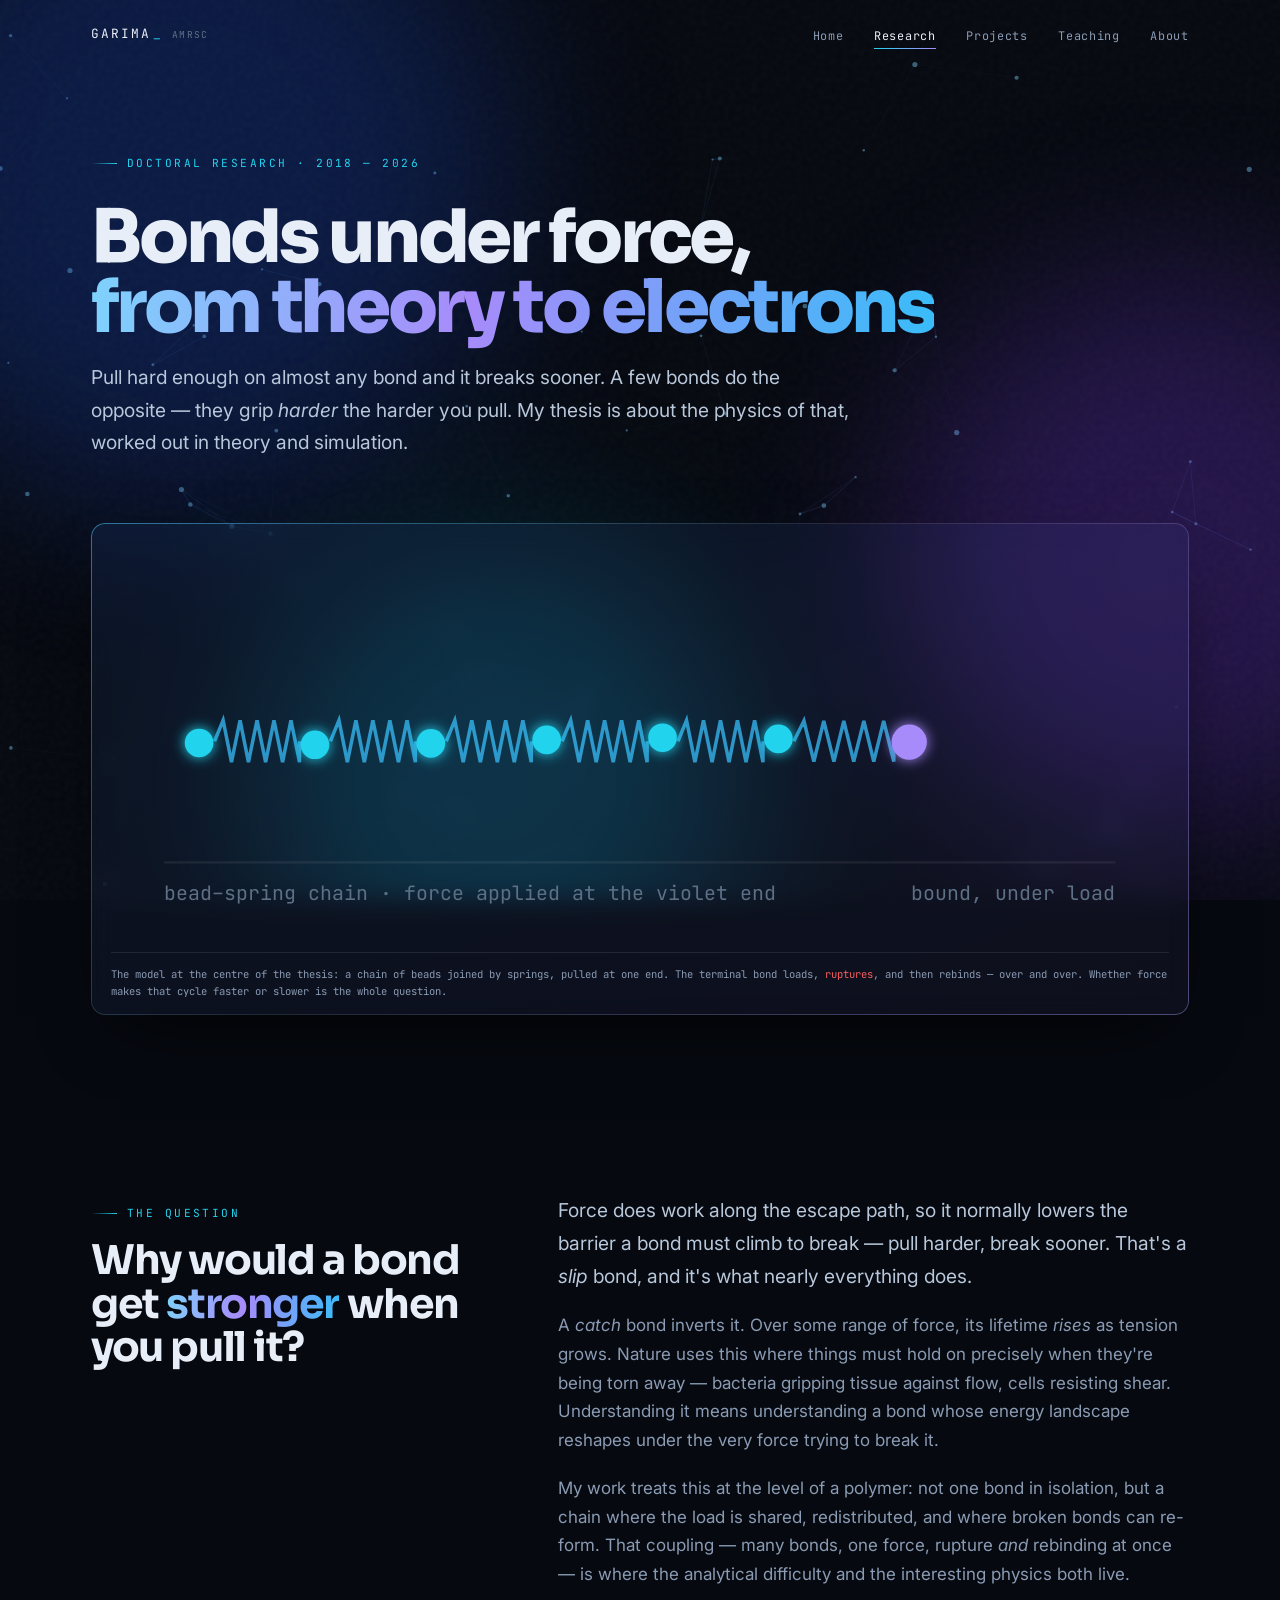
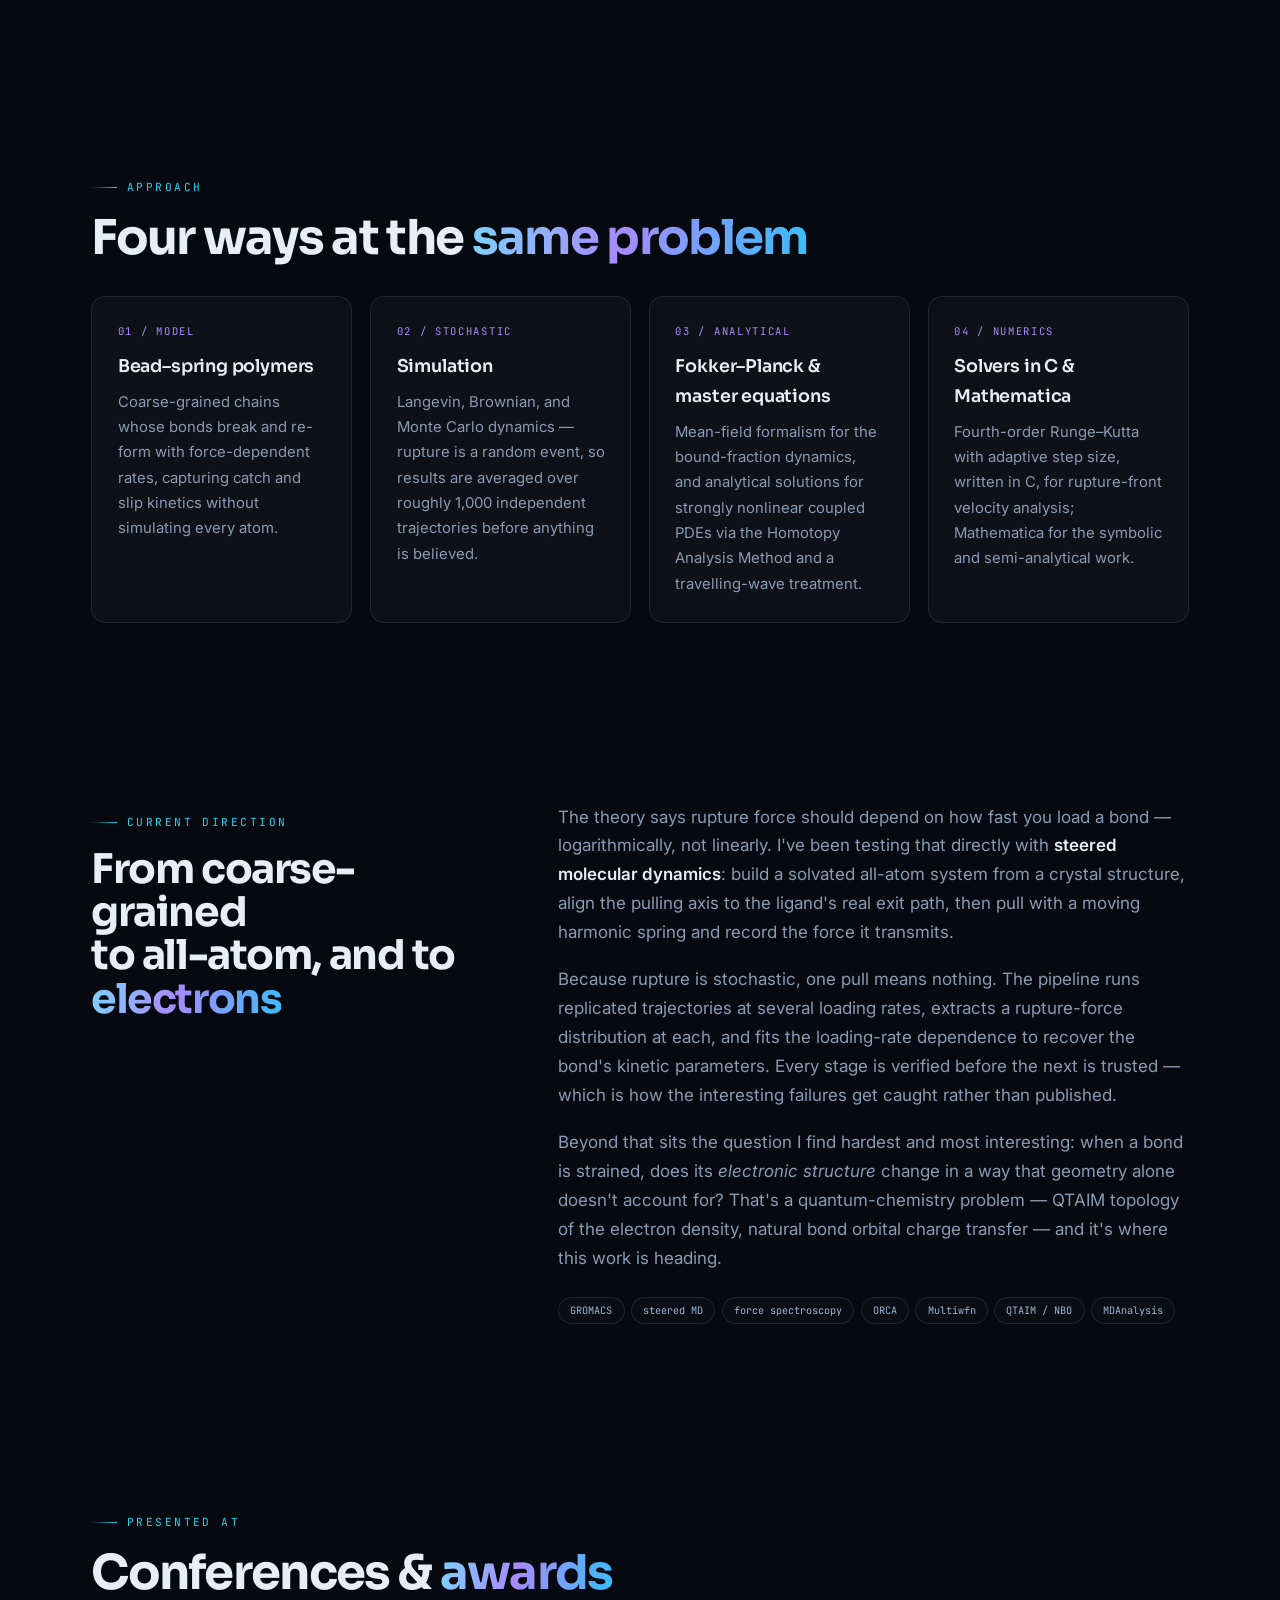
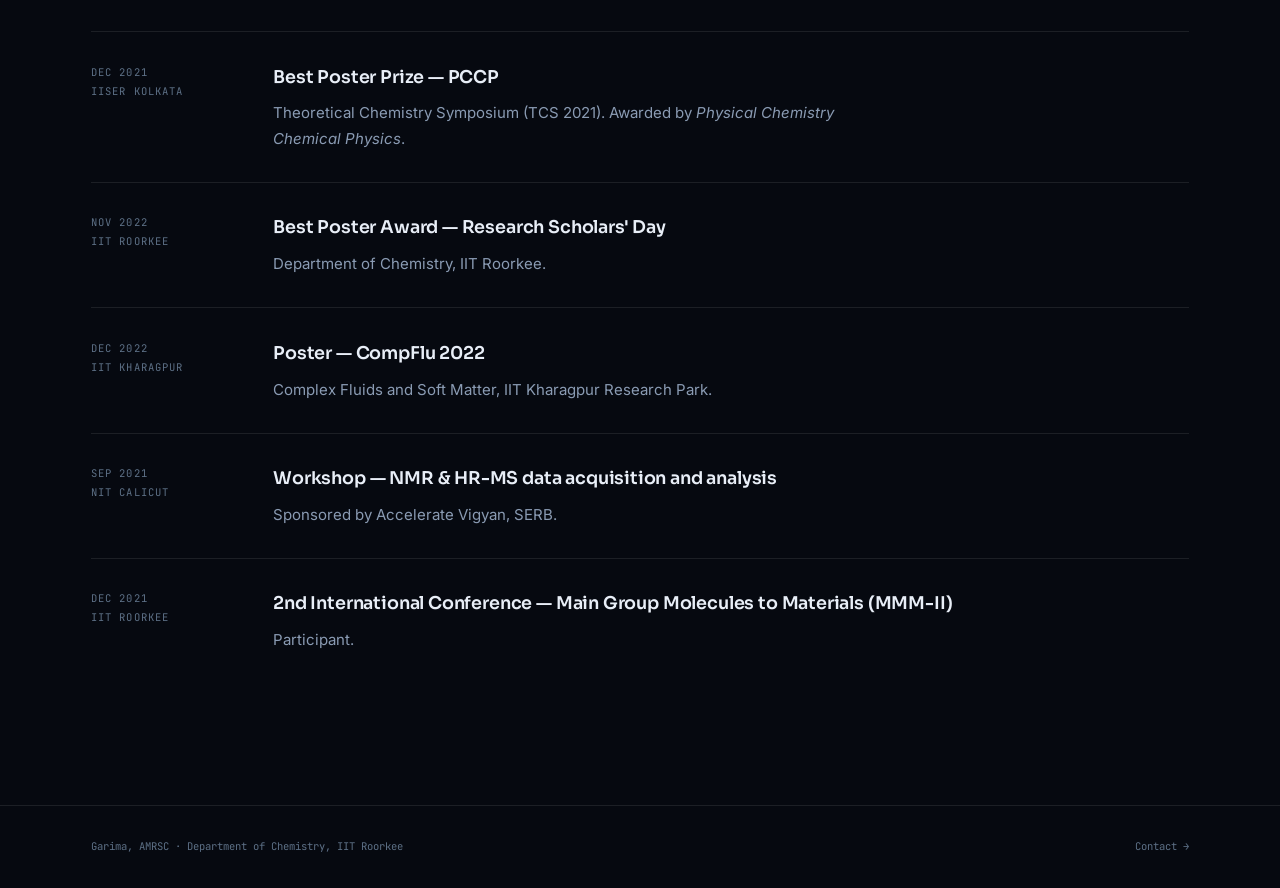
<file: research.html>
<!DOCTYPE html>
<html lang="en">
<head>
<meta charset="utf-8">
<meta name="viewport" content="width=device-width, initial-scale=1">
<title>Research — Garima</title>
<meta name="description" content="Doctoral research on rupture and rebinding dynamics of bead-spring polymers under force: catch and slip bond kinetics, Fokker-Planck formalism, Homotopy Analysis Method, and steered molecular dynamics.">
<link rel="preconnect" href="https://fonts.googleapis.com">
<link rel="preconnect" href="https://fonts.gstatic.com" crossorigin>
<link href="https://fonts.googleapis.com/css2?family=JetBrains+Mono:wght@400;500&family=Sora:wght@400;600;700;800&family=Inter:wght@400;500;600&display=swap" rel="stylesheet">
<link rel="stylesheet" href="styles.css">
<style>
/* page-specific: two-column prose. Duplicated from styles.css so this page
   renders correctly even if styles.css is out of date. */
.split{display:grid;grid-template-columns:.78fr 1.22fr;gap:clamp(2rem,5vw,4.5rem);align-items:start}
.split .split-head{position:sticky;top:100px}
.split .split-head h2{font-size:clamp(1.8rem,3.2vw,2.6rem);margin-bottom:0}
.split .prose{max-width:66ch}
.split .prose p{max-width:none}
@media(max-width:900px){
  .split{grid-template-columns:1fr;gap:1.2rem}
  .split .split-head{position:static}
}
</style>
</head>
<body>

<canvas id="net"></canvas>
<div class="aurora"><div class="orb a"></div><div class="orb b"></div><div class="orb c"></div></div>
<div class="grain"></div>

<nav id="nav">
  <div class="wrap">
    <a class="brand" href="index.html">Garima<em>_</em><small>AMRSC</small></a>
    <button class="burger" id="burger" aria-expanded="false" aria-controls="menu">MENU</button>
    <ul id="menu">
      <li><a href="index.html">Home</a></li>
      <li><a href="research.html" aria-current="page">Research</a></li>
      <li><a href="projects.html">Projects</a></li>
      <li><a href="teaching.html">Teaching</a></li>
      <li><a href="about.html">About</a></li>
    </ul>
  </div>
</nav>

<header class="phead">
  <div class="wrap">
    <span class="eyebrow">Doctoral research · 2018 — 2026</span>
    <h1>Bonds under force,<br><span class="grad">from theory to electrons</span></h1>
    <p class="lede">Pull hard enough on almost any bond and it breaks sooner. A few bonds do the opposite — they grip <em>harder</em> the harder you pull. My thesis is about the physics of that, worked out in theory and simulation.</p>
  </div>
</header>

<section style="padding-top:1rem">
  <div class="wrap">
    <figure class="viz glass reveal">
      <svg id="chain" viewBox="0 0 480 180" role="img" aria-label="Animated bead-spring chain: the chain loads under tension, the end bond ruptures, and then rebinds.">
        <defs>
          <filter id="glow" x="-60%" y="-60%" width="220%" height="220%">
            <feGaussianBlur stdDeviation="3" result="b"/>
            <feMerge><feMergeNode in="b"/><feMergeNode in="SourceGraphic"/></feMerge>
          </filter>
        </defs>
        <line class="gl" x1="24" y1="145" x2="456" y2="145"/>
        <text class="axis" x="24" y="162">bead–spring chain · force applied at the violet end</text>
        <text id="chainLabel" class="axis" x="456" y="162" text-anchor="end" fill="#5D7086">bound, under load</text>
      </svg>
      <figcaption>The model at the centre of the thesis: a chain of beads joined by springs, pulled at one end. The terminal bond loads, <b>ruptures</b>, and then rebinds — over and over. Whether force makes that cycle faster or slower is the whole question.</figcaption>
    </figure>
  </div>
</section>

<section>
  <div class="wrap">
    <div class="reveal split">
      <div class="split-head">
        <span class="eyebrow">The question</span>
        <h2>Why would a bond get <span class="grad">stronger</span> when you pull it?</h2>
      </div>
      <div class="prose">
        <p class="lede">Force does work along the escape path, so it normally lowers the barrier a bond must climb to break — pull harder, break sooner. That's a <em>slip</em> bond, and it's what nearly everything does.</p>
        <p>A <em>catch</em> bond inverts it. Over some range of force, its lifetime <em>rises</em> as tension grows. Nature uses this where things must hold on precisely when they're being torn away — bacteria gripping tissue against flow, cells resisting shear. Understanding it means understanding a bond whose energy landscape reshapes under the very force trying to break it.</p>
        <p>My work treats this at the level of a polymer: not one bond in isolation, but a chain where the load is shared, redistributed, and where broken bonds can re-form. That coupling — many bonds, one force, rupture <em>and</em> rebinding at once — is where the analytical difficulty and the interesting physics both live.</p>
      </div>
    </div>
  </div>
</section>

<section>
  <div class="wrap">
    <div class="reveal">
      <span class="eyebrow">Approach</span>
      <h2>Four ways at the <span class="grad">same problem</span></h2>
    </div>
    <div class="cards reveal" style="margin-top:2rem">
      <div class="card"><span class="ic">01 / MODEL</span><h3>Bead–spring polymers</h3>
        <p>Coarse-grained chains whose bonds break and re-form with force-dependent rates, capturing catch and slip kinetics without simulating every atom.</p></div>
      <div class="card"><span class="ic">02 / STOCHASTIC</span><h3>Simulation</h3>
        <p>Langevin, Brownian, and Monte Carlo dynamics — rupture is a random event, so results are averaged over roughly 1,000 independent trajectories before anything is believed.</p></div>
      <div class="card"><span class="ic">03 / ANALYTICAL</span><h3>Fokker–Planck &amp; master equations</h3>
        <p>Mean-field formalism for the bound-fraction dynamics, and analytical solutions for strongly nonlinear coupled PDEs via the Homotopy Analysis Method and a travelling-wave treatment.</p></div>
      <div class="card"><span class="ic">04 / NUMERICS</span><h3>Solvers in C &amp; Mathematica</h3>
        <p>Fourth-order Runge–Kutta with adaptive step size, written in C, for rupture-front velocity analysis; Mathematica for the symbolic and semi-analytical work.</p></div>
    </div>
  </div>
</section>

<section>
  <div class="wrap">
    <div class="reveal split">
      <div class="split-head">
        <span class="eyebrow">Current direction</span>
        <h2>From coarse-grained<br>to all-atom, and to <span class="grad">electrons</span></h2>
      </div>
      <div class="prose">
        <p>The theory says rupture force should depend on how fast you load a bond — logarithmically, not linearly. I've been testing that directly with <b style="color:var(--text)">steered molecular dynamics</b>: build a solvated all-atom system from a crystal structure, align the pulling axis to the ligand's real exit path, then pull with a moving harmonic spring and record the force it transmits.</p>
        <p>Because rupture is stochastic, one pull means nothing. The pipeline runs replicated trajectories at several loading rates, extracts a rupture-force distribution at each, and fits the loading-rate dependence to recover the bond's kinetic parameters. Every stage is verified before the next is trusted — which is how the interesting failures get caught rather than published.</p>
        <p>Beyond that sits the question I find hardest and most interesting: when a bond is strained, does its <em>electronic structure</em> change in a way that geometry alone doesn't account for? That's a quantum-chemistry problem — QTAIM topology of the electron density, natural bond orbital charge transfer — and it's where this work is heading.</p>
        <div class="chips" style="margin-top:1.5rem">
          <span class="chip">GROMACS</span><span class="chip">steered MD</span><span class="chip">force spectroscopy</span>
          <span class="chip">ORCA</span><span class="chip">Multiwfn</span><span class="chip">QTAIM / NBO</span><span class="chip">MDAnalysis</span>
        </div>
      </div>
    </div>
  </div>
</section>

<section>
  <div class="wrap">
    <div class="reveal">
      <span class="eyebrow">Presented at</span>
      <h2>Conferences &amp; <span class="grad">awards</span></h2>
    </div>
    <div class="rows reveal">
      <div class="row">
        <div class="meta">DEC 2021<br>IISER KOLKATA</div>
        <div>
          <h3>Best Poster Prize — PCCP</h3>
          <p>Theoretical Chemistry Symposium (TCS 2021). Awarded by <em>Physical Chemistry Chemical Physics</em>.</p>
        </div>
      </div>
      <div class="row">
        <div class="meta">NOV 2022<br>IIT ROORKEE</div>
        <div>
          <h3>Best Poster Award — Research Scholars' Day</h3>
          <p>Department of Chemistry, IIT Roorkee.</p>
        </div>
      </div>
      <div class="row">
        <div class="meta">DEC 2022<br>IIT KHARAGPUR</div>
        <div>
          <h3>Poster — CompFlu 2022</h3>
          <p>Complex Fluids and Soft Matter, IIT Kharagpur Research Park.</p>
        </div>
      </div>
      <div class="row">
        <div class="meta">SEP 2021<br>NIT CALICUT</div>
        <div>
          <h3>Workshop — NMR &amp; HR-MS data acquisition and analysis</h3>
          <p>Sponsored by Accelerate Vigyan, SERB.</p>
        </div>
      </div>
      <div class="row">
        <div class="meta">DEC 2021<br>IIT ROORKEE</div>
        <div>
          <h3>2nd International Conference — Main Group Molecules to Materials (MMM-II)</h3>
          <p>Participant.</p>
        </div>
      </div>
    </div>
  </div>
</section>

<footer>
  <div class="wrap">
    <span>Garima, AMRSC · Department of Chemistry, IIT Roorkee</span>
    <span><a href="about.html#contact" style="text-decoration:none">Contact →</a></span>
  </div>
</footer>

<script src="app.js"></script>
</body>
</html>
</file>
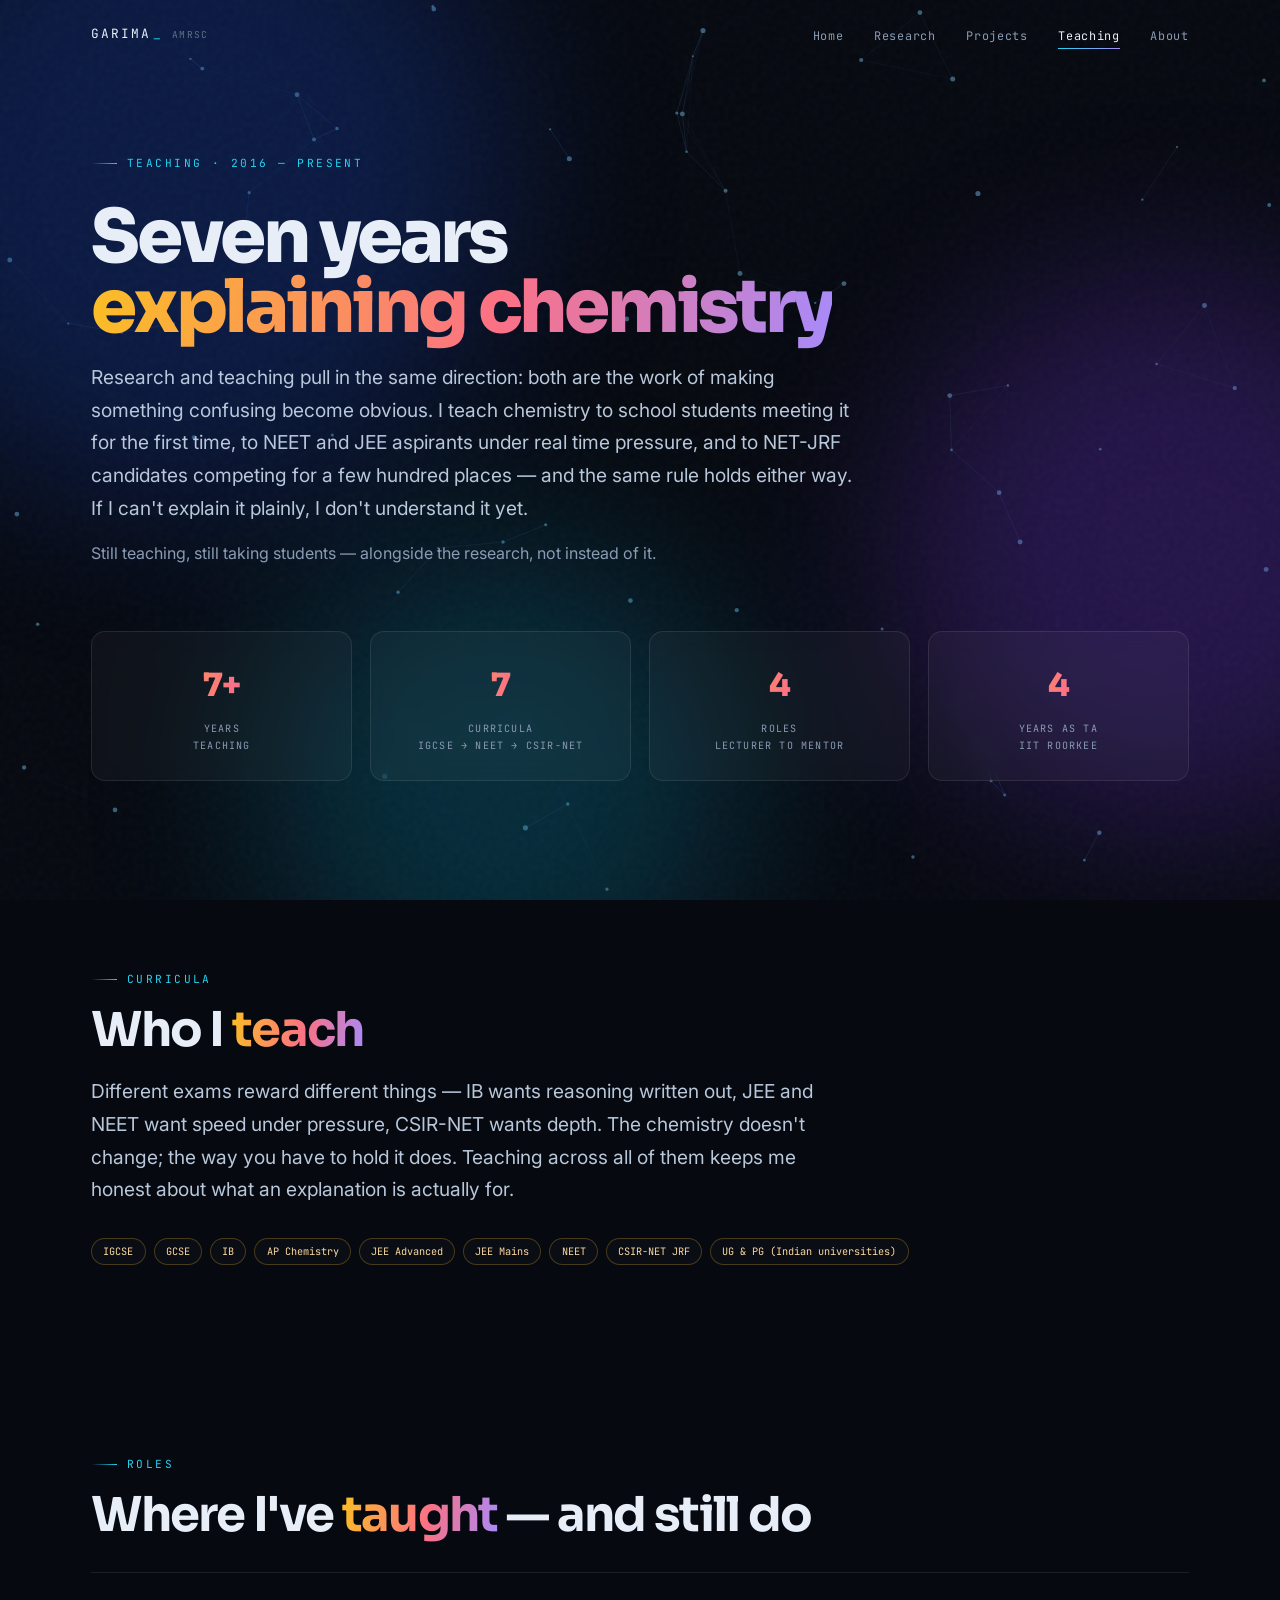
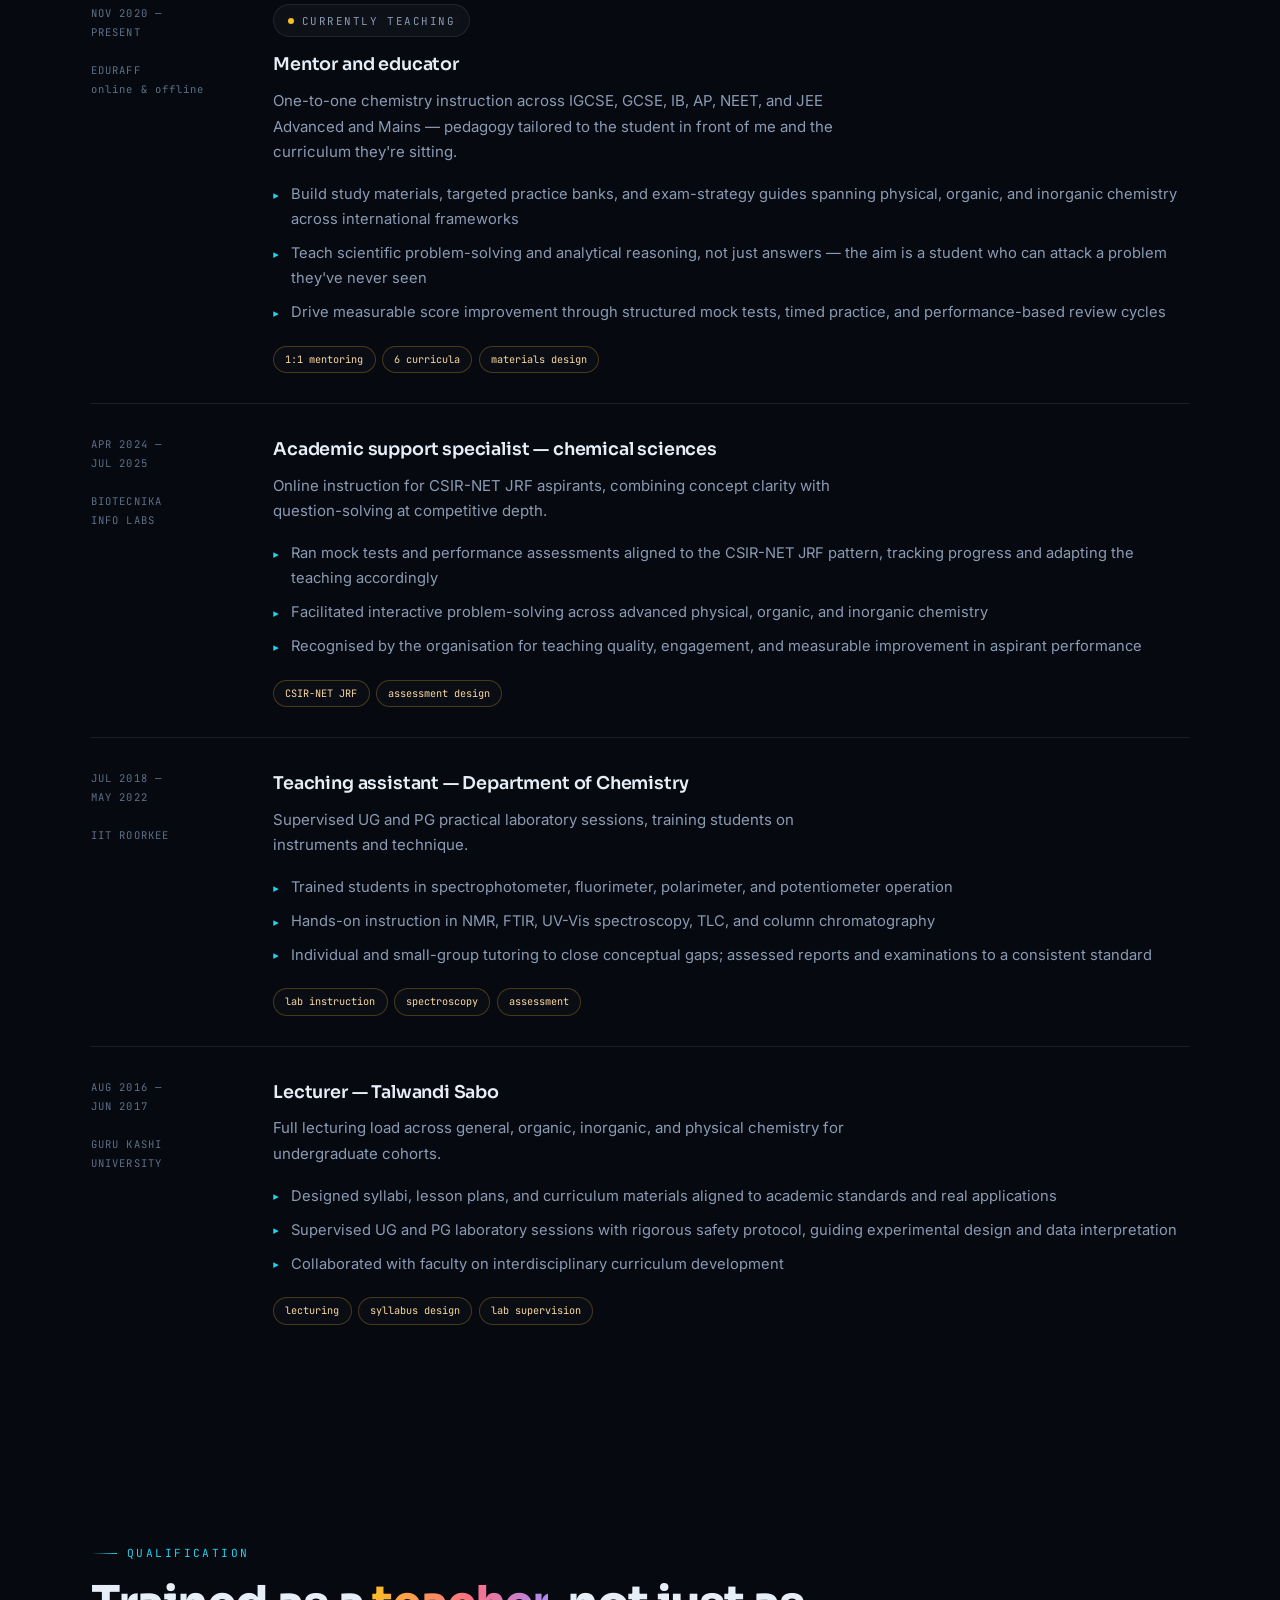
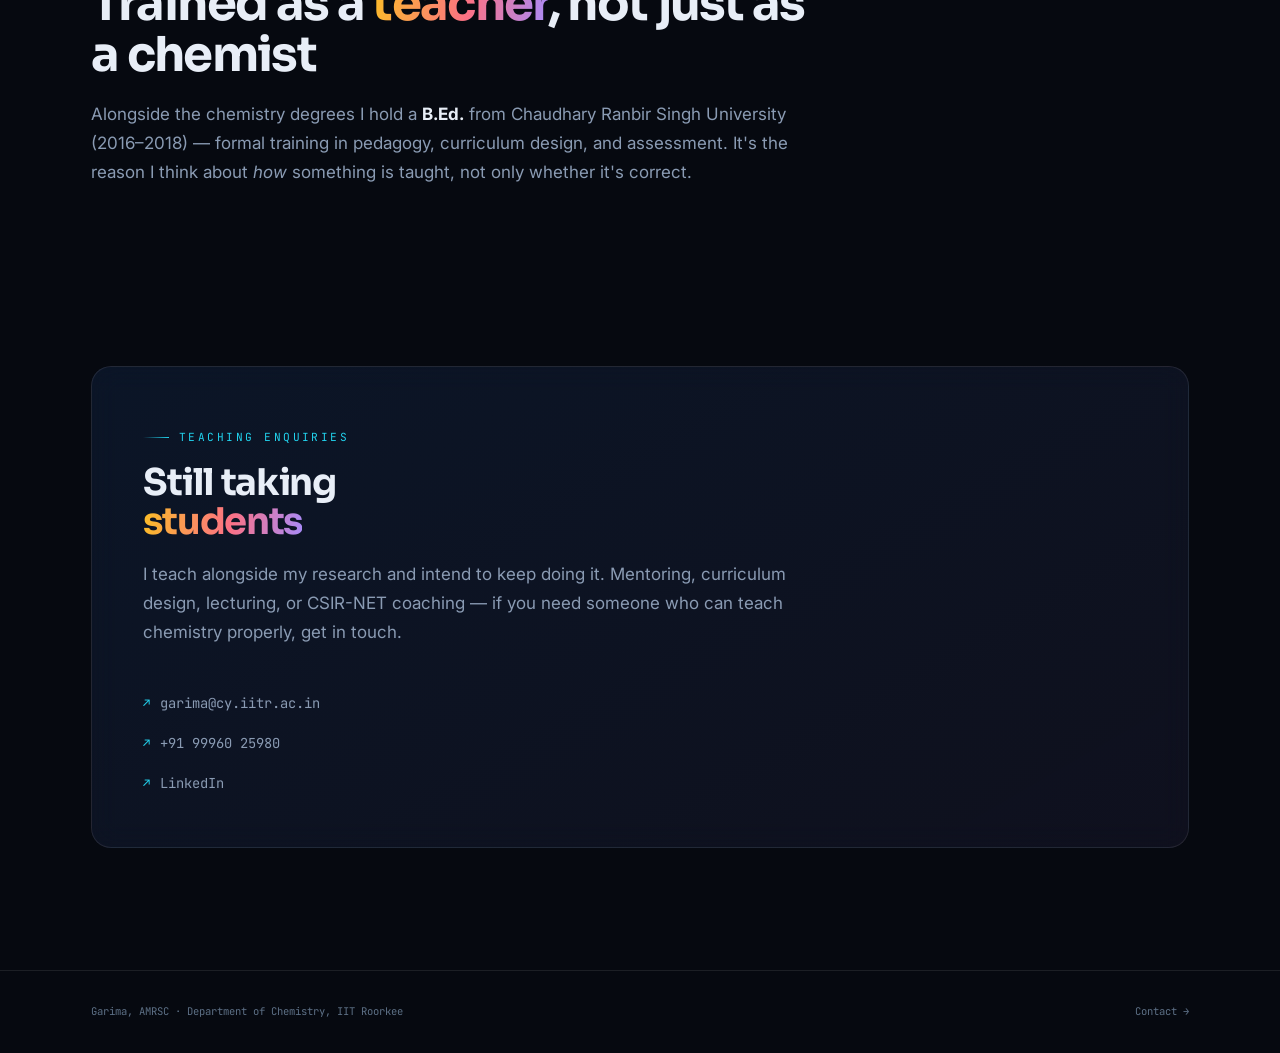
<file: teaching.html>
<!DOCTYPE html>
<html lang="en">
<head>
<meta charset="utf-8">
<meta name="viewport" content="width=device-width, initial-scale=1">
<title>Teaching — Garima</title>
<meta name="description" content="Seven years teaching chemistry: IGCSE, GCSE, IB, AP, JEE Advanced, and CSIR-NET JRF. Lecturer, teaching assistant at IIT Roorkee, and one-to-one mentor.">
<link rel="preconnect" href="https://fonts.googleapis.com">
<link rel="preconnect" href="https://fonts.gstatic.com" crossorigin>
<link href="https://fonts.googleapis.com/css2?family=JetBrains+Mono:wght@400;500&family=Sora:wght@400;600;700;800&family=Inter:wght@400;500;600&display=swap" rel="stylesheet">
<link rel="stylesheet" href="styles.css">
</head>
<body>

<canvas id="net"></canvas>
<div class="aurora"><div class="orb a"></div><div class="orb b"></div><div class="orb c"></div></div>
<div class="grain"></div>

<nav id="nav">
  <div class="wrap">
    <a class="brand" href="index.html">Garima<em>_</em><small>AMRSC</small></a>
    <button class="burger" id="burger" aria-expanded="false" aria-controls="menu">MENU</button>
    <ul id="menu">
      <li><a href="index.html">Home</a></li>
      <li><a href="research.html">Research</a></li>
      <li><a href="projects.html">Projects</a></li>
      <li><a href="teaching.html" aria-current="page">Teaching</a></li>
      <li><a href="about.html">About</a></li>
    </ul>
  </div>
</nav>

<header class="phead">
  <div class="wrap">
    <span class="eyebrow">Teaching · 2016 — present</span>
    <h1>Seven years<br><span class="grad-warm">explaining chemistry</span></h1>
    <p class="lede">Research and teaching pull in the same direction: both are the work of making something confusing become obvious. I teach chemistry to school students meeting it for the first time, to NEET and JEE aspirants under real time pressure, and to NET-JRF candidates competing for a few hundred places — and the same rule holds either way. If I can't explain it plainly, I don't understand it yet.</p>
    <p class="lede" style="margin-top:1rem;color:var(--text-dim);font-size:1rem">Still teaching, still taking students — alongside the research, not instead of it.</p>
  </div>
</header>

<section style="padding-top:1rem">
  <div class="wrap">
    <div class="stats reveal">
      <div class="stat"><div class="n grad-warm" data-count="7" data-suffix="+">0</div><div class="l">Years<br>teaching</div></div>
      <div class="stat"><div class="n grad-warm" data-count="7">0</div><div class="l">Curricula<br>IGCSE → NEET → CSIR-NET</div></div>
      <div class="stat"><div class="n grad-warm" data-count="4">0</div><div class="l">Roles<br>lecturer to mentor</div></div>
      <div class="stat"><div class="n grad-warm" data-count="4">0</div><div class="l">Years as TA<br>IIT Roorkee</div></div>
    </div>
  </div>
</section>

<section>
  <div class="wrap">
    <div class="reveal">
      <span class="eyebrow">Curricula</span>
      <h2>Who I <span class="grad-warm">teach</span></h2>
      <p class="lede" style="margin-bottom:2rem">Different exams reward different things — IB wants reasoning written out, JEE and NEET want speed under pressure, CSIR-NET wants depth. The chemistry doesn't change; the way you have to hold it does. Teaching across all of them keeps me honest about what an explanation is actually for.</p>
    </div>
    <div class="chips reveal" style="gap:.5rem">
      <span class="chip warm">IGCSE</span><span class="chip warm">GCSE</span><span class="chip warm">IB</span>
      <span class="chip warm">AP Chemistry</span><span class="chip warm">JEE Advanced</span><span class="chip warm">JEE Mains</span>
      <span class="chip warm">NEET</span><span class="chip warm">CSIR-NET JRF</span>
      <span class="chip warm">UG &amp; PG (Indian universities)</span>
    </div>
  </div>
</section>

<section>
  <div class="wrap">
    <div class="reveal">
      <span class="eyebrow">Roles</span>
      <h2>Where I've <span class="grad-warm">taught</span> — and still do</h2>
    </div>
    <div class="rows reveal">

      <div class="row">
        <div class="meta">NOV 2020 —<br>PRESENT<br><br>EDURAFF<br>online &amp; offline</div>
        <div>
          <span class="pill" style="margin-bottom:.8rem"><span class="dot" style="background:#FBBF24;box-shadow:0 0 0 0 rgba(251,191,36,.7)"></span>Currently teaching</span>
          <h3>Mentor and educator</h3>
          <p>One-to-one chemistry instruction across IGCSE, GCSE, IB, AP, NEET, and JEE Advanced and Mains — pedagogy tailored to the student in front of me and the curriculum they're sitting.</p>
          <ul class="bullets">
            <li>Build study materials, targeted practice banks, and exam-strategy guides spanning physical, organic, and inorganic chemistry across international frameworks</li>
            <li>Teach scientific problem-solving and analytical reasoning, not just answers — the aim is a student who can attack a problem they've never seen</li>
            <li>Drive measurable score improvement through structured mock tests, timed practice, and performance-based review cycles</li>
          </ul>
          <div class="chips"><span class="chip warm">1:1 mentoring</span><span class="chip warm">6 curricula</span><span class="chip warm">materials design</span></div>
        </div>
      </div>

      <div class="row">
        <div class="meta">APR 2024 —<br>JUL 2025<br><br>BIOTECNIKA<br>INFO LABS</div>
        <div>
          <h3>Academic support specialist — chemical sciences</h3>
          <p>Online instruction for CSIR-NET JRF aspirants, combining concept clarity with question-solving at competitive depth.</p>
          <ul class="bullets">
            <li>Ran mock tests and performance assessments aligned to the CSIR-NET JRF pattern, tracking progress and adapting the teaching accordingly</li>
            <li>Facilitated interactive problem-solving across advanced physical, organic, and inorganic chemistry</li>
            <li>Recognised by the organisation for teaching quality, engagement, and measurable improvement in aspirant performance</li>
          </ul>
          <div class="chips"><span class="chip warm">CSIR-NET JRF</span><span class="chip warm">assessment design</span></div>
        </div>
      </div>

      <div class="row">
        <div class="meta">JUL 2018 —<br>MAY 2022<br><br>IIT ROORKEE</div>
        <div>
          <h3>Teaching assistant — Department of Chemistry</h3>
          <p>Supervised UG and PG practical laboratory sessions, training students on instruments and technique.</p>
          <ul class="bullets">
            <li>Trained students in spectrophotometer, fluorimeter, polarimeter, and potentiometer operation</li>
            <li>Hands-on instruction in NMR, FTIR, UV-Vis spectroscopy, TLC, and column chromatography</li>
            <li>Individual and small-group tutoring to close conceptual gaps; assessed reports and examinations to a consistent standard</li>
          </ul>
          <div class="chips"><span class="chip warm">lab instruction</span><span class="chip warm">spectroscopy</span><span class="chip warm">assessment</span></div>
        </div>
      </div>

      <div class="row">
        <div class="meta">AUG 2016 —<br>JUN 2017<br><br>GURU KASHI<br>UNIVERSITY</div>
        <div>
          <h3>Lecturer — Talwandi Sabo</h3>
          <p>Full lecturing load across general, organic, inorganic, and physical chemistry for undergraduate cohorts.</p>
          <ul class="bullets">
            <li>Designed syllabi, lesson plans, and curriculum materials aligned to academic standards and real applications</li>
            <li>Supervised UG and PG laboratory sessions with rigorous safety protocol, guiding experimental design and data interpretation</li>
            <li>Collaborated with faculty on interdisciplinary curriculum development</li>
          </ul>
          <div class="chips"><span class="chip warm">lecturing</span><span class="chip warm">syllabus design</span><span class="chip warm">lab supervision</span></div>
        </div>
      </div>

    </div>
  </div>
</section>

<section>
  <div class="wrap">
    <div class="reveal" style="max-width:66ch">
      <span class="eyebrow">Qualification</span>
      <h2>Trained as a <span class="grad-warm">teacher</span>, not just as a chemist</h2>
      <p>Alongside the chemistry degrees I hold a <b style="color:var(--text)">B.Ed.</b> from Chaudhary Ranbir Singh University (2016–2018) — formal training in pedagogy, curriculum design, and assessment. It's the reason I think about <em>how</em> something is taught, not only whether it's correct.</p>
    </div>
  </div>
</section>

<section>
  <div class="wrap">
    <div class="contact-box reveal">
      <div>
        <span class="eyebrow">Teaching enquiries</span>
        <h2 style="font-size:clamp(1.6rem,3vw,2.3rem)">Still taking<br><span class="grad-warm">students</span></h2>
        <p>I teach alongside my research and intend to keep doing it. Mentoring, curriculum design, lecturing, or CSIR-NET coaching — if you need someone who can teach chemistry properly, get in touch.</p>
      </div>
      <ul class="links">
        <li><a href="mailto:garima@cy.iitr.ac.in">garima@cy.iitr.ac.in</a></li>
        <li><a href="tel:+919996025980">+91 99960 25980</a></li>
        <li><a href="https://linkedin.com/in/garima-computational-chemist">LinkedIn</a></li>
      </ul>
    </div>
  </div>
</section>

<footer>
  <div class="wrap">
    <span>Garima, AMRSC · Department of Chemistry, IIT Roorkee</span>
    <span><a href="about.html#contact" style="text-decoration:none">Contact →</a></span>
  </div>
</footer>

<script src="app.js"></script>
</body>
</html>
</file>
<file: styles.css>
:root{
  --bg:#060910;
  --panel:rgba(255,255,255,.035);
  --stroke:rgba(255,255,255,.09);
  --stroke-hi:rgba(56,189,248,.45);
  --text:#E8EEF7;
  --text-dim:#8A9BB3;
  --faint:#5D7086;
  --blue:#3B82F6;
  --cyan:#22D3EE;
  --violet:#A78BFA;
  --amber:#FBBF24;
  --rupture:#FB5E5E;
  --display:"Sora",system-ui,sans-serif;
  --body:"Inter",system-ui,sans-serif;
  --mono:"JetBrains Mono",ui-monospace,monospace;
  --gut:clamp(1.25rem,4vw,4rem);
  --maxw:1200px;
}
*{box-sizing:border-box;margin:0;padding:0}
html{scroll-behavior:smooth}
body{background:var(--bg);color:var(--text);font-family:var(--body);
  font-size:17px;line-height:1.7;-webkit-font-smoothing:antialiased;overflow-x:hidden}
.wrap{max-width:var(--maxw);margin:0 auto;padding:0 var(--gut);position:relative;z-index:2}
a{color:inherit}
em{font-style:italic}

/* ===== ambient background ===== */
#net{position:fixed;inset:0;z-index:0;opacity:.5}
.aurora{position:fixed;inset:0;z-index:0;pointer-events:none;overflow:hidden}
.orb{position:absolute;border-radius:50%;filter:blur(90px);opacity:.26;animation:drift 24s ease-in-out infinite}
.orb.a{width:52vw;height:52vw;background:#1D4ED8;top:-18%;left:-12%}
.orb.b{width:44vw;height:44vw;background:#7C3AED;top:30%;right:-14%;animation-delay:-8s}
.orb.c{width:38vw;height:38vw;background:#0891B2;bottom:-14%;left:20%;animation-delay:-16s}
@keyframes drift{0%,100%{transform:translate(0,0) scale(1)}
  33%{transform:translate(5vw,-4vh) scale(1.12)}66%{transform:translate(-4vw,5vh) scale(.93)}}
.grain{position:fixed;inset:0;z-index:1;pointer-events:none;opacity:.035;
  background-image:url("data:image/svg+xml,%3Csvg viewBox='0 0 200 200' xmlns='http://www.w3.org/2000/svg'%3E%3Cfilter id='n'%3E%3CfeTurbulence type='fractalNoise' baseFrequency='.8'/%3E%3C/filter%3E%3Crect width='100%25' height='100%25' filter='url(%23n)'/%3E%3C/svg%3E")}

/* ===== type ===== */
.eyebrow{font-family:var(--mono);font-size:.7rem;letter-spacing:.22em;text-transform:uppercase;
  color:var(--cyan);display:inline-flex;align-items:center;gap:.6rem;margin-bottom:1rem}
.eyebrow::before{content:"";width:26px;height:1px;background:linear-gradient(90deg,transparent,var(--cyan))}
h1{font-family:var(--display);font-weight:800;letter-spacing:-.045em;line-height:.94}
h2{font-family:var(--display);font-weight:700;font-size:clamp(1.9rem,4vw,3rem);
  line-height:1.06;letter-spacing:-.035em;margin-bottom:1.2rem}
h3{font-family:var(--display);font-weight:600;font-size:1.1rem;letter-spacing:-.01em}
.grad{background:linear-gradient(100deg,#7DD3FC,#A78BFA 45%,#38BDF8);
  -webkit-background-clip:text;background-clip:text;color:transparent}
.grad-warm{background:linear-gradient(100deg,#FBBF24,#FB7185 55%,#A78BFA);
  -webkit-background-clip:text;background-clip:text;color:transparent}
p{color:var(--text-dim);max-width:64ch}
.lede{font-size:clamp(1.05rem,1.5vw,1.24rem);color:#B8C7DA}

/* ===== nav ===== */
nav{position:fixed;top:0;left:0;right:0;z-index:60;transition:.4s;border-bottom:1px solid transparent}
nav.stuck{background:rgba(6,9,16,.78);backdrop-filter:blur(14px);border-bottom-color:var(--stroke)}
nav .wrap{display:flex;align-items:center;justify-content:space-between;height:68px}
.brand{font-family:var(--mono);font-size:.8rem;letter-spacing:.16em;text-transform:uppercase;
  text-decoration:none;display:inline-flex;align-items:baseline;gap:.1rem}
.brand em{font-style:normal;color:var(--cyan);animation:blink 2.2s steps(1) infinite}
.brand small{font-size:.6rem;color:var(--faint);letter-spacing:.14em;margin-left:.45rem}
@keyframes blink{0%,60%{opacity:1}61%,100%{opacity:.25}}
nav ul{display:flex;gap:1.9rem;list-style:none}
nav ul a{font-family:var(--mono);font-size:.74rem;letter-spacing:.06em;text-decoration:none;
  color:var(--text-dim);position:relative;transition:.25s}
nav ul a::after{content:"";position:absolute;left:0;bottom:-5px;height:1px;width:0;
  background:linear-gradient(90deg,var(--cyan),var(--violet));transition:width .3s}
nav ul a:hover,nav ul a:focus-visible,nav ul a[aria-current="page"]{color:var(--text)}
nav ul a:hover::after,nav ul a:focus-visible::after,nav ul a[aria-current="page"]::after{width:100%}
.burger{display:none;background:none;border:1px solid var(--stroke);border-radius:7px;
  color:var(--text);font-family:var(--mono);font-size:.7rem;padding:.4rem .7rem;cursor:pointer}
@media(max-width:760px){
  nav ul{position:fixed;inset:68px 0 auto;flex-direction:column;gap:0;
    background:rgba(6,9,16,.97);backdrop-filter:blur(16px);border-bottom:1px solid var(--stroke);
    padding:1rem var(--gut) 1.4rem;display:none}
  nav ul.open{display:flex}
  nav ul li{padding:.7rem 0;border-bottom:1px solid rgba(255,255,255,.05)}
  nav ul a{font-size:.85rem}
  .burger{display:block}
}

/* ===== page header ===== */
.phead{padding:9rem 0 3rem}
.phead h1{font-size:clamp(2.6rem,6.5vw,4.6rem);margin:.9rem 0 1.2rem}

/* ===== buttons ===== */
.actions{display:flex;flex-wrap:wrap;gap:.8rem}
.btn{font-family:var(--mono);font-size:.78rem;letter-spacing:.06em;text-decoration:none;
  padding:.85rem 1.4rem;border-radius:8px;transition:.3s;display:inline-block}
.btn-primary{color:#04070E;background:linear-gradient(100deg,var(--cyan),var(--blue));
  box-shadow:0 8px 30px -8px rgba(56,189,248,.6);font-weight:500}
.btn-primary:hover,.btn-primary:focus-visible{transform:translateY(-2px);
  box-shadow:0 14px 40px -8px rgba(56,189,248,.85)}
.btn-ghost{border:1px solid var(--stroke);color:var(--text);background:var(--panel)}
.btn-ghost:hover,.btn-ghost:focus-visible{border-color:var(--stroke-hi);
  background:rgba(56,189,248,.09);transform:translateY(-2px)}

.pill{display:inline-flex;align-items:center;gap:.5rem;font-family:var(--mono);font-size:.68rem;
  letter-spacing:.14em;text-transform:uppercase;color:var(--text-dim);border:1px solid var(--stroke);
  border-radius:999px;padding:.4rem .85rem;background:var(--panel);backdrop-filter:blur(6px)}
.dot{width:6px;height:6px;border-radius:50%;background:var(--cyan);
  box-shadow:0 0 0 0 rgba(34,211,238,.7);animation:pulse 2.2s infinite}
@keyframes pulse{70%{box-shadow:0 0 0 8px rgba(34,211,238,0)}100%{box-shadow:0 0 0 0 rgba(34,211,238,0)}}

/* ===== glass panel ===== */
.glass{position:relative;border:1px solid var(--stroke);border-radius:14px;
  background:linear-gradient(160deg,rgba(59,130,246,.09),rgba(167,139,250,.05));
  backdrop-filter:blur(12px);box-shadow:0 30px 70px -30px rgba(0,0,0,.9)}
.glass::before{content:"";position:absolute;inset:-1px;border-radius:14px;padding:1px;
  background:linear-gradient(140deg,rgba(56,189,248,.5),transparent 45%,rgba(167,139,250,.35));
  -webkit-mask:linear-gradient(#000 0 0) content-box,linear-gradient(#000 0 0);
  -webkit-mask-composite:xor;mask-composite:exclude;pointer-events:none}

figure.viz{padding:1.2rem 1.2rem .9rem}
figure.viz svg{display:block;width:100%;height:auto}
figure.viz figcaption{font-family:var(--mono);font-size:.66rem;color:var(--text-dim);line-height:1.6;
  margin-top:.8rem;padding-top:.8rem;border-top:1px solid var(--stroke)}
figure.viz figcaption b{color:var(--rupture);font-weight:400}
.axis{font-family:"JetBrains Mono",monospace;font-size:9px;fill:var(--faint)}
.gl{stroke:rgba(255,255,255,.07);stroke-width:1}
.curve{fill:none;stroke:url(#cg);stroke-width:1.8;stroke-linejoin:round;
  filter:drop-shadow(0 0 6px rgba(56,189,248,.55));
  stroke-dasharray:2600;stroke-dashoffset:2600;animation:draw 2.8s cubic-bezier(.4,0,.2,1) .4s forwards}
@keyframes draw{to{stroke-dashoffset:0}}
.pk{opacity:0;animation:fadeIn .6s ease 2.7s forwards}
@keyframes fadeIn{to{opacity:1}}

/* ===== sections ===== */
section{padding:clamp(3.5rem,7vw,6.5rem) 0;position:relative}
.reveal{opacity:0;transform:translateY(28px);
  transition:opacity .8s cubic-bezier(.2,.6,.2,1),transform .8s cubic-bezier(.2,.6,.2,1)}
.reveal.in{opacity:1;transform:none}

/* ===== cards ===== */
.cards{display:grid;grid-template-columns:repeat(auto-fit,minmax(255px,1fr));gap:1.1rem}
.card{position:relative;border:1px solid var(--stroke);border-radius:14px;padding:1.6rem;
  background:var(--panel);backdrop-filter:blur(10px);overflow:hidden;transition:.4s;
  text-decoration:none;display:block}
.card::after{content:"";position:absolute;width:230px;height:230px;border-radius:50%;
  background:radial-gradient(circle,rgba(56,189,248,.16),transparent 65%);
  left:var(--mx,50%);top:var(--my,50%);transform:translate(-50%,-50%);
  opacity:0;transition:opacity .4s;pointer-events:none}
.card:hover{border-color:var(--stroke-hi);transform:translateY(-5px);
  box-shadow:0 24px 50px -24px rgba(56,189,248,.35)}
.card:hover::after{opacity:1}
.card .ic{font-family:var(--mono);font-size:.66rem;letter-spacing:.16em;color:var(--violet);
  margin-bottom:.7rem;display:block}
.card p{font-size:.93rem;margin-top:.5rem}
.card .go{font-family:var(--mono);font-size:.7rem;color:var(--cyan);margin-top:1rem;
  display:inline-block;transition:.3s}
.card:hover .go{transform:translateX(4px)}

/* ===== list rows ===== */
.rows{margin-top:2rem}
.row{display:grid;grid-template-columns:150px 1fr;gap:2rem;padding:1.9rem 0;
  border-top:1px solid var(--stroke);transition:.35s;position:relative}
.row::before{content:"";position:absolute;left:0;top:-1px;height:1px;width:0;
  background:linear-gradient(90deg,var(--cyan),var(--violet),transparent);transition:width .6s}
.row:hover::before{width:100%}
.row h3{transition:.3s}
.row:hover h3{color:var(--cyan)}
@media(max-width:760px){.row{grid-template-columns:1fr;gap:.5rem}}
.meta{font-family:var(--mono);font-size:.66rem;color:var(--faint);letter-spacing:.1em;line-height:1.8}
.row p{font-size:.94rem;margin-top:.5rem}
.bullets{list-style:none;margin-top:.8rem}
.bullets li{font-size:.92rem;color:var(--text-dim);padding:.28rem 0 .28rem 1.1rem;position:relative}
.bullets li::before{content:"▸";position:absolute;left:0;color:var(--cyan);font-size:.7rem;top:.5rem}
.chips{display:flex;flex-wrap:wrap;gap:.4rem;margin-top:1rem}
.chip{font-family:var(--mono);font-size:.64rem;color:#9BB6D4;border:1px solid var(--stroke);
  border-radius:999px;padding:.25rem .7rem;background:rgba(255,255,255,.02);transition:.3s}
.chip:hover{border-color:var(--stroke-hi);color:var(--cyan)}
.chip.warm{color:#FCD9A0;border-color:rgba(251,191,36,.25)}
.chip.warm:hover{border-color:rgba(251,191,36,.6);color:var(--amber)}

/* ===== stat grid ===== */
.stats{display:grid;grid-template-columns:repeat(auto-fit,minmax(180px,1fr));gap:1.1rem}
.stat{border:1px solid var(--stroke);border-radius:14px;padding:1.6rem;text-align:center;
  background:var(--panel);backdrop-filter:blur(10px);transition:.4s}
.stat:hover{transform:translateY(-5px);border-color:var(--stroke-hi);
  box-shadow:0 24px 50px -24px rgba(167,139,250,.4)}
.stat .n{font-family:var(--display);font-weight:800;font-size:2rem;letter-spacing:-.03em}
.stat .l{font-family:var(--mono);font-size:.63rem;color:var(--text-dim);text-transform:uppercase;
  letter-spacing:.12em;margin-top:.5rem;line-height:1.7}

/* ===== table ===== */
.tbl{width:100%;border-collapse:collapse;font-size:.92rem}
.tbl th{font-family:var(--mono);font-size:.64rem;letter-spacing:.16em;text-transform:uppercase;
  color:var(--cyan);text-align:left;padding:.7rem .8rem;border-bottom:1px solid var(--stroke);font-weight:500}
.tbl td{padding:.85rem .8rem;border-bottom:1px solid rgba(255,255,255,.05);color:var(--text-dim)}
.tbl tr:hover td{background:rgba(56,189,248,.04);color:var(--text)}
.tbl td:first-child{font-family:var(--mono);font-size:.75rem;color:var(--faint);white-space:nowrap}
.tbl td b{color:var(--text);font-weight:600}
@media(max-width:640px){.tbl,.tbl tbody,.tbl tr,.tbl td{display:block;width:100%}
  .tbl thead{display:none}.tbl tr{border-bottom:1px solid var(--stroke);padding:.6rem 0}
  .tbl td{border:none;padding:.2rem 0}}

/* ===== toolkit ===== */
.kit{display:grid;grid-template-columns:repeat(auto-fit,minmax(235px,1fr));gap:1.1rem}
.kit .col{border:1px solid var(--stroke);border-radius:14px;padding:1.5rem;
  background:var(--panel);backdrop-filter:blur(10px);transition:.4s}
.kit .col:hover{border-color:var(--stroke-hi);background:rgba(56,189,248,.05)}
.kit h3{font-family:var(--mono);font-size:.68rem;letter-spacing:.18em;text-transform:uppercase;
  color:var(--cyan);font-weight:500;margin-bottom:1rem}
.kit ul{list-style:none}
.kit li{display:flex;justify-content:space-between;gap:1rem;align-items:baseline;font-size:.89rem;
  padding:.5rem 0;border-bottom:1px solid rgba(255,255,255,.05);transition:.25s}
.kit li:hover{color:var(--cyan);padding-left:5px}
.kit li span{font-family:var(--mono);font-size:.64rem;color:var(--faint);text-align:right}

/* ===== contact ===== */
.contact-box{border:1px solid var(--stroke);border-radius:20px;padding:clamp(2rem,4vw,3.5rem);
  background:linear-gradient(150deg,rgba(59,130,246,.1),rgba(167,139,250,.06));
  backdrop-filter:blur(14px);display:flex;flex-wrap:wrap;gap:2.5rem;justify-content:space-between}
.links{list-style:none;display:flex;flex-direction:column;gap:.7rem;min-width:250px}
.links a{font-family:var(--mono);font-size:.86rem;text-decoration:none;color:var(--text-dim);
  display:inline-flex;align-items:center;gap:.6rem;transition:.3s}
.links a::before{content:"↗";color:var(--cyan);font-size:.75rem;transition:.3s;display:inline-block}
.links a:hover,.links a:focus-visible{color:var(--cyan)}
.links a:hover::before{transform:translate(2px,-2px)}

footer{border-top:1px solid var(--stroke);padding:2rem 0;position:relative;z-index:2;margin-top:2rem}
footer .wrap{display:flex;justify-content:space-between;flex-wrap:wrap;gap:.6rem;
  font-family:var(--mono);font-size:.66rem;color:var(--faint)}

:focus-visible{outline:2px solid var(--cyan);outline-offset:3px}
@media(prefers-reduced-motion:reduce){
  *{animation:none!important;transition-duration:.01ms!important}
  .curve{stroke-dashoffset:0}.pk{opacity:1}.reveal{opacity:1;transform:none}
}

/* ===== home hero grid ===== */
.hero-grid{display:grid;grid-template-columns:1.05fr .95fr;gap:clamp(2rem,4vw,4rem);align-items:center}
@media(max-width:940px){.hero-grid{grid-template-columns:1fr;gap:3rem}}

/* ===== timeline (centre spine, alternating) ===== */
.tl{position:relative;margin-top:3rem;padding:0}
.tl::before{content:"";position:absolute;left:50%;top:4px;bottom:4px;width:2px;
  transform:translateX(-50%);
  background:linear-gradient(180deg,rgba(34,211,238,0),var(--cyan) 8%,var(--violet) 55%,rgba(167,139,250,0))}
.tl-item{position:relative;width:calc(50% - 2.6rem);margin-bottom:1.6rem}
.tl-item:nth-child(odd){margin-left:0;text-align:right}
.tl-item:nth-child(even){margin-left:calc(50% + 2.6rem)}
.tl-item .tl-card{border:1px solid var(--stroke);border-radius:14px;padding:1.25rem 1.4rem;
  background:var(--panel);backdrop-filter:blur(10px);transition:.4s}
.tl-item:hover .tl-card{border-color:var(--stroke-hi);transform:translateY(-4px);
  box-shadow:0 22px 46px -22px rgba(56,189,248,.4)}
.tl-item.warm:hover .tl-card{border-color:rgba(251,191,36,.5);
  box-shadow:0 22px 46px -22px rgba(251,191,36,.4)}
.tl-item::before{content:"";position:absolute;top:1.4rem;width:13px;height:13px;border-radius:50%;
  background:var(--bg);border:2px solid var(--cyan);box-shadow:0 0 12px rgba(34,211,238,.7);
  transition:.4s;z-index:3}
.tl-item:nth-child(odd)::before{right:-3.15rem}
.tl-item:nth-child(even)::before{left:-3.15rem}
.tl-item::after{content:"";position:absolute;top:2rem;width:1.85rem;height:1px;
  background:linear-gradient(90deg,var(--stroke),rgba(34,211,238,.5))}
.tl-item:nth-child(odd)::after{right:-2rem}
.tl-item:nth-child(even)::after{left:-2rem;
  background:linear-gradient(270deg,var(--stroke),rgba(34,211,238,.5))}
.tl-item:hover::before{background:var(--cyan);transform:scale(1.3)}
.tl-item.warm::before{border-color:var(--amber);box-shadow:0 0 12px rgba(251,191,36,.7)}
.tl-item.warm:hover::before{background:var(--amber)}
.tl-year{font-family:var(--mono);font-size:.66rem;letter-spacing:.14em;color:var(--faint);
  text-transform:uppercase}
.tl-item h3{margin:.3rem 0 .4rem;font-size:1.02rem;transition:.3s}
.tl-item:hover h3{color:var(--cyan)}
.tl-item.warm:hover h3{color:var(--amber)}
.tl-item p{font-size:.88rem;max-width:none}
.tl-tag{font-family:var(--mono);font-size:.58rem;letter-spacing:.1em;text-transform:uppercase;
  color:var(--violet);border:1px solid var(--stroke);border-radius:999px;padding:.12rem .5rem;
  margin-left:.4rem;white-space:nowrap;display:inline-block;vertical-align:middle}
.tl-tag.t{color:var(--amber);border-color:rgba(251,191,36,.3)}
@media(max-width:860px){
  .tl::before{left:6px;transform:none}
  .tl-item,.tl-item:nth-child(odd),.tl-item:nth-child(even){
    width:100%;margin-left:0;padding-left:2.4rem;text-align:left}
  .tl-item:nth-child(odd)::before,.tl-item:nth-child(even)::before{left:0;right:auto}
  .tl-item::after{display:none}
}

/* ===== prose ===== */
.prose{max-width:68ch}
.prose p{margin-bottom:1.15rem}
.prose p:last-child{margin-bottom:0}
.prose b{color:var(--text);font-weight:600}
.pull{border-left:2px solid var(--cyan);padding:.2rem 0 .2rem 1.4rem;margin:1.8rem 0;
  font-family:var(--display);font-size:1.15rem;font-weight:600;color:var(--text);
  letter-spacing:-.01em;line-height:1.5;max-width:52ch}

/* ===== split: sticky heading left, prose right ===== */
.split{display:grid;grid-template-columns:.72fr 1.28fr;gap:clamp(2rem,5vw,4.5rem);align-items:start}
.split .split-head{position:sticky;top:100px}
.split .split-head h2{font-size:clamp(1.8rem,3.2vw,2.6rem);margin-bottom:.8rem}
.split .prose{max-width:64ch}
@media(max-width:900px){
  .split{grid-template-columns:1fr;gap:1.5rem}
  .split .split-head{position:static}
}
</file>
